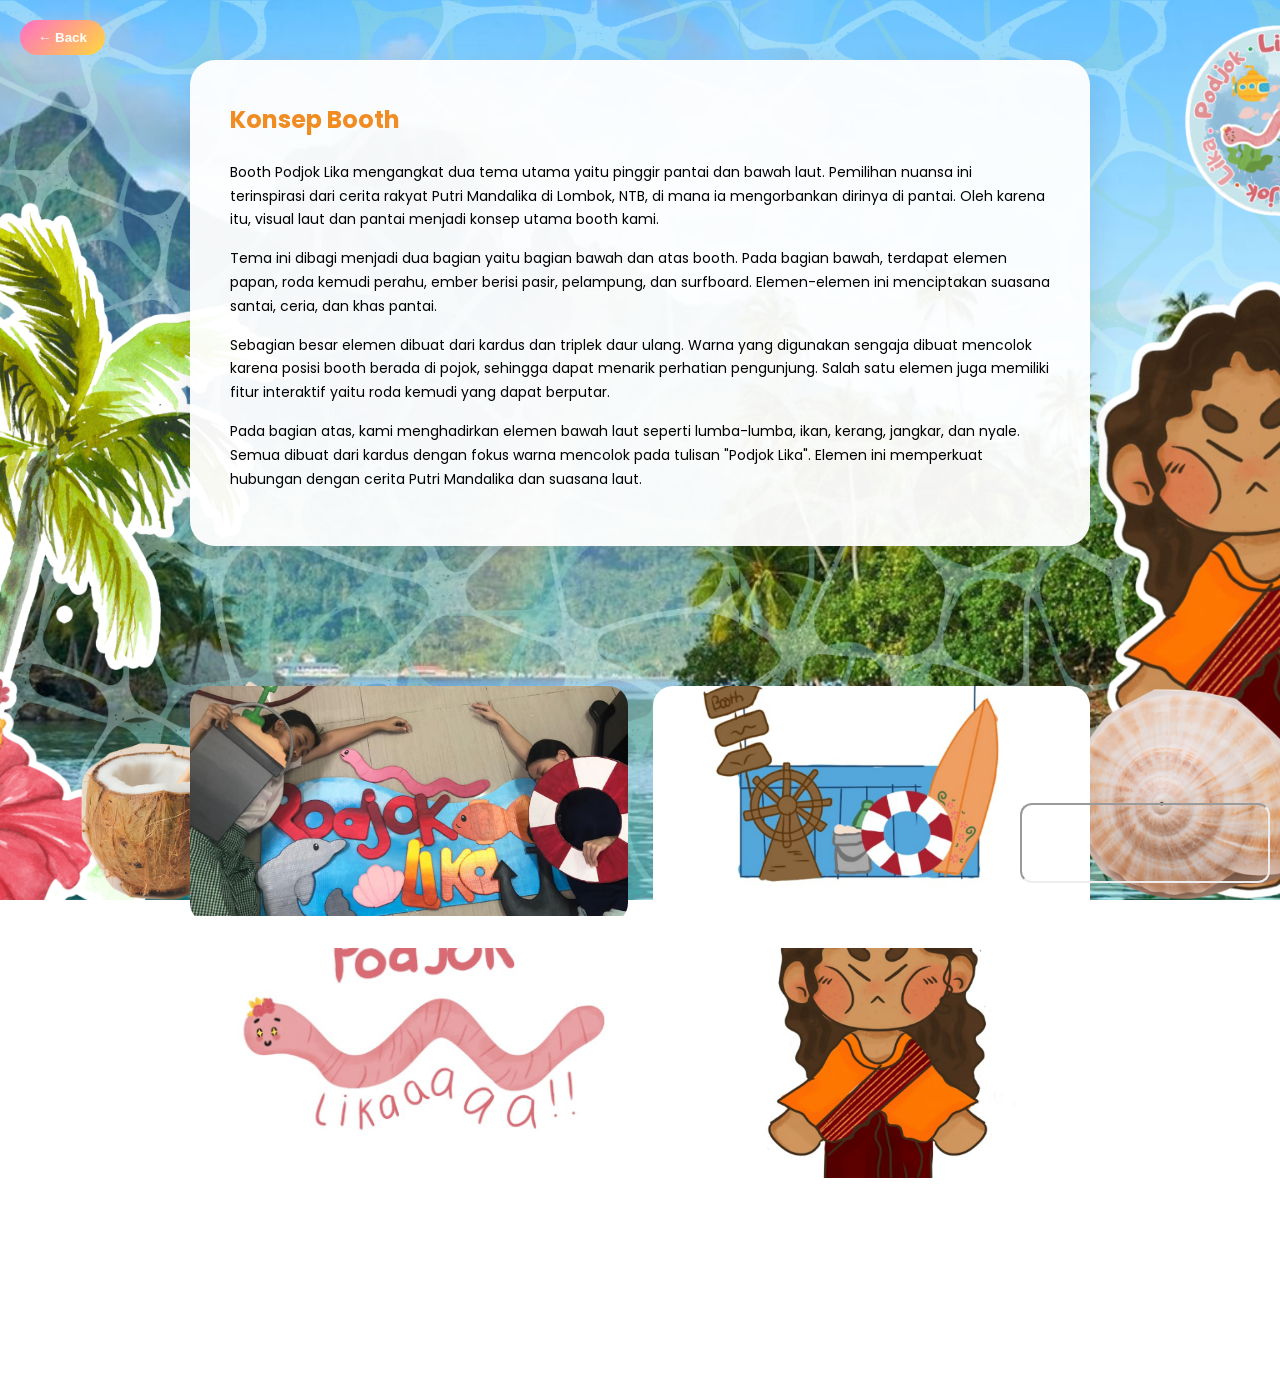
<file: Booth.html>
<!DOCTYPE html>
<html lang="id">
<head>
<meta charset="UTF-8">
<title>Podjok Lika</title>

<link rel="stylesheet" href="booth.css">

<link href="https://fonts.googleapis.com/css2?family=Montserrat:wght@700;800&family=Poppins:wght@300;400&display=swap" rel="stylesheet">
</head>

<body>
<button onclick="goBackHome()" class="back-btn">← Back</button>
<section class="hero">

  <!-- JUDUL LANGSUNG GAMBAR -->


</section>
  </div>

<!-- DESKRIPSI UTAMA -->
<section class="deskripsi">

  <div class="box-text">

    <h2>Konsep Booth</h2>

    <p>
      Booth Podjok Lika mengangkat dua tema utama yaitu pinggir pantai dan bawah laut.
      Pemilihan nuansa ini terinspirasi dari cerita rakyat Putri Mandalika di Lombok, NTB,
      di mana ia mengorbankan dirinya di pantai. Oleh karena itu, visual laut dan pantai
      menjadi konsep utama booth kami.
    </p>

    <p>
      Tema ini dibagi menjadi dua bagian yaitu bagian bawah dan atas booth. Pada bagian bawah,
      terdapat elemen papan, roda kemudi perahu, ember berisi pasir, pelampung, dan surfboard.
      Elemen-elemen ini menciptakan suasana santai, ceria, dan khas pantai.
    </p>

    <p>
      Sebagian besar elemen dibuat dari kardus dan triplek daur ulang. Warna yang digunakan
      sengaja dibuat mencolok karena posisi booth berada di pojok, sehingga dapat menarik
      perhatian pengunjung. Salah satu elemen juga memiliki fitur interaktif yaitu roda kemudi
      yang dapat berputar.
    </p>

    <p>
      Pada bagian atas, kami menghadirkan elemen bawah laut seperti lumba-lumba, ikan, kerang,
      jangkar, dan nyale. Semua dibuat dari kardus dengan fokus warna mencolok pada tulisan
      "Podjok Lika". Elemen ini memperkuat hubungan dengan cerita Putri Mandalika dan suasana laut.
    </p>

  </div>
</section>

<!-- UNSUR BOOTH -->
<section class="produk">


  <div class="grid">

    <div class="card">
      <img src="atas.png">
      <div class="card-text">
        <h3>Spanduk Atas</h3>
        <p>Bagian atas kami lebih memfokuskan pada hewan hewan dan rasa laut. Bagian ini sangat selaras dengan moto kami yang ingin membawa para penggunjung ke Mandalika dan merasakan rasa tenang.</p>
      </div>
    </div>

    <div class="card">
      <img src="Bawah booth.png">
      <div class="card-text">
        <h3>Bagian Bawah</h3>
        <p>Bagian bawah booth kami terinspirasi dari pantai Mandalika dengan menggunakan banyak aksen aksen pantai, seperti warna biru dan stir kapal.</p>
      </div>
    </div>

    <div class="card">
      <img src="nyale.png">
      <div class="card-text">
        <h3>Nyale</h3>
        <p>Nyale merupakan tokoh lain yang berperan penting dalam cerita Putri Mandalika, disini kami menganggap bahwa nyale merupakan teman-teman Lika(mascot). Nyale sendiri merupakan cacing laut, pada nyale kami ia memakai bunga cabai di atas yang merepresentasikan masyarakat Lombok</p>
      </div>
    </div>

    <div class="card">
      <img src="mascot.png">
      <div class="card-text">
        <h3>Maskot</h3>
        <p>Maskot kami sendiri menggamarkan masyarakat Lombok, khususnya suku Sasak. Maka karena kareakteristik masyarakat berkulit sawo matang dan memiliki rambut bergelombang kami membuat sang maskot begitu, dan menggunakan baju tradisional Lombok yaitu baju Lambung dengan aksen modern.</p>
      </div>
    </div>

  </div>
</section>

<!-- ABOUT -->
<section class="about">
</section>

<!-- MUSIC -->
<div class="music">
  <iframe style="border-radius:12px"
    src="https://open.spotify.com/embed/playlist/6k2MwPJHyYVjnDl7J6UUN1"
    width="100%" height="80">
  </iframe>
</div>

<!-- BUTTON -->
<button id="topBtn">↑</button>

<script>
const topBtn = document.getElementById("topBtn");

window.onscroll = function() {
  if (document.documentElement.scrollTop > 200) {
    topBtn.style.display = "block";
  } else {
    topBtn.style.display = "none";
  }
};

topBtn.onclick = function() {
  window.scrollTo({ top: 0, behavior: "smooth" });
};

function goBackHome(){
  window.location.href = "index.html"; 
}

</script>

</body>
</html>
</file>
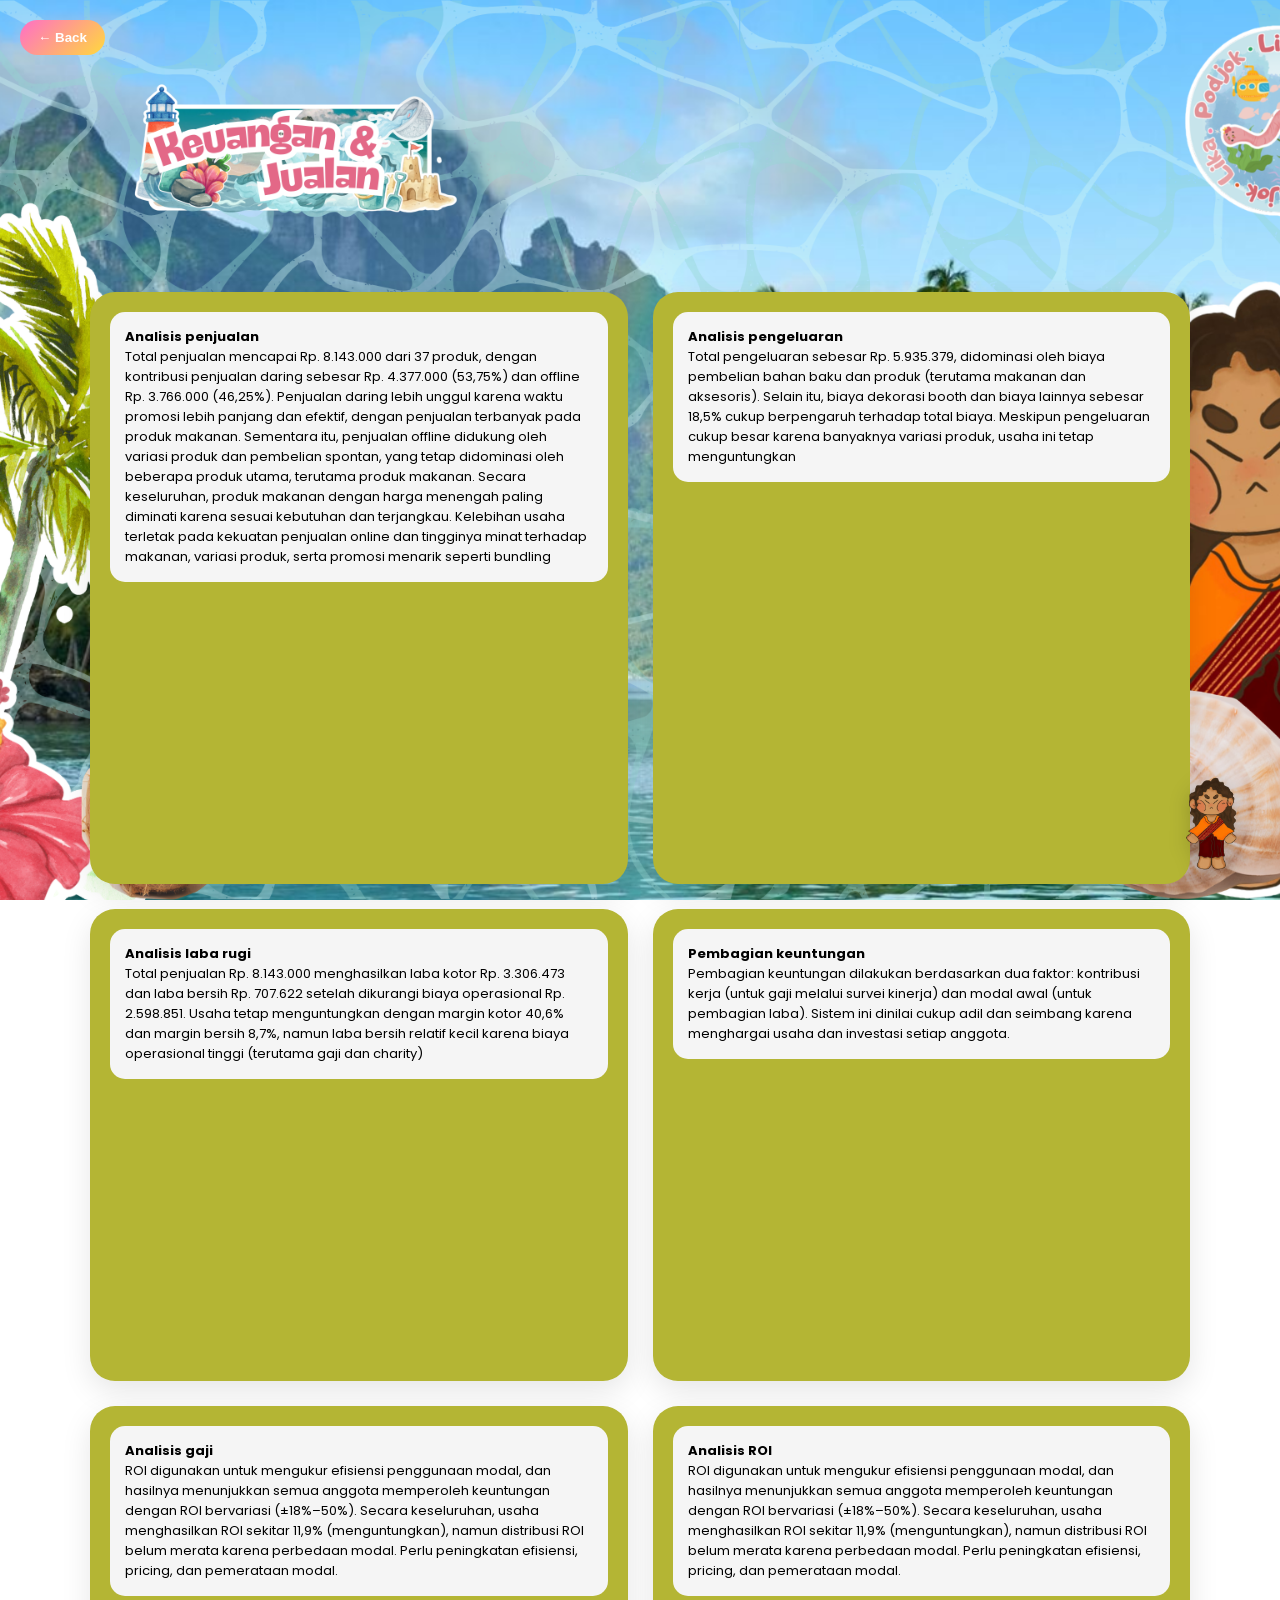
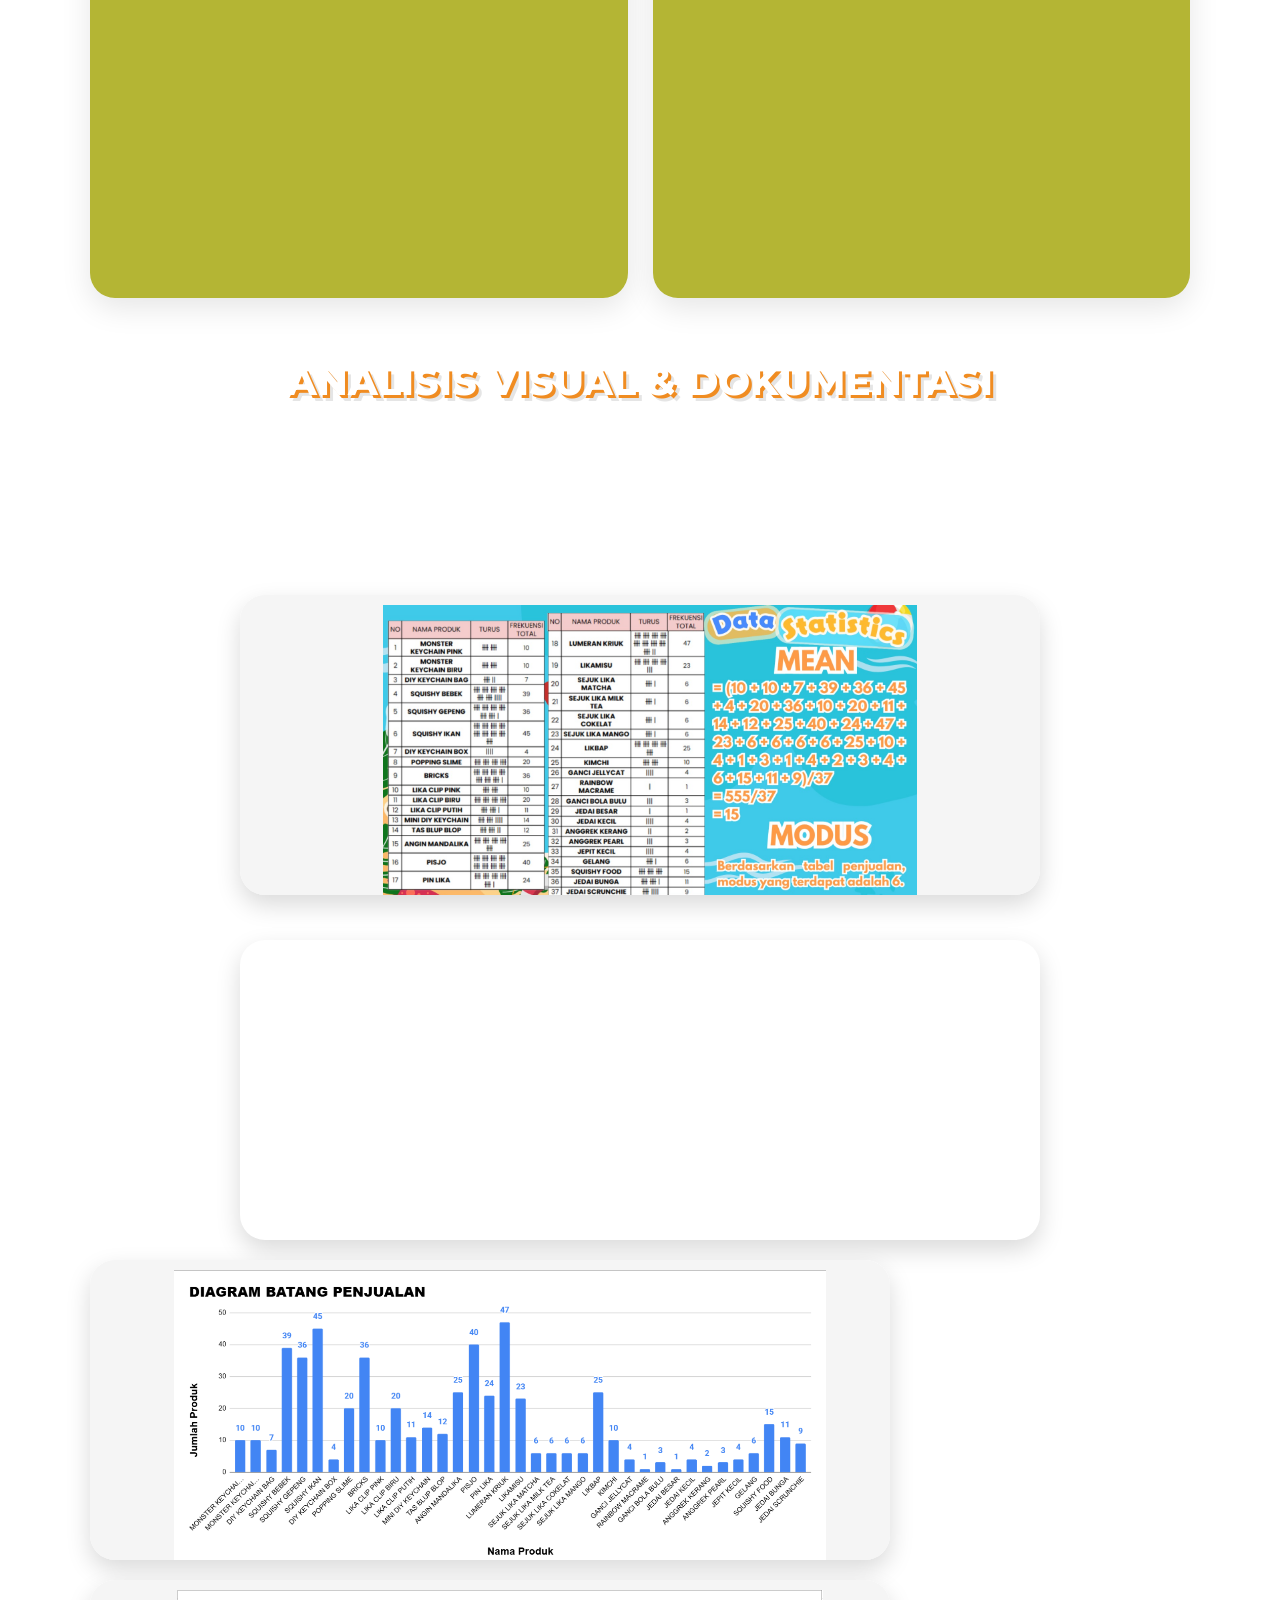
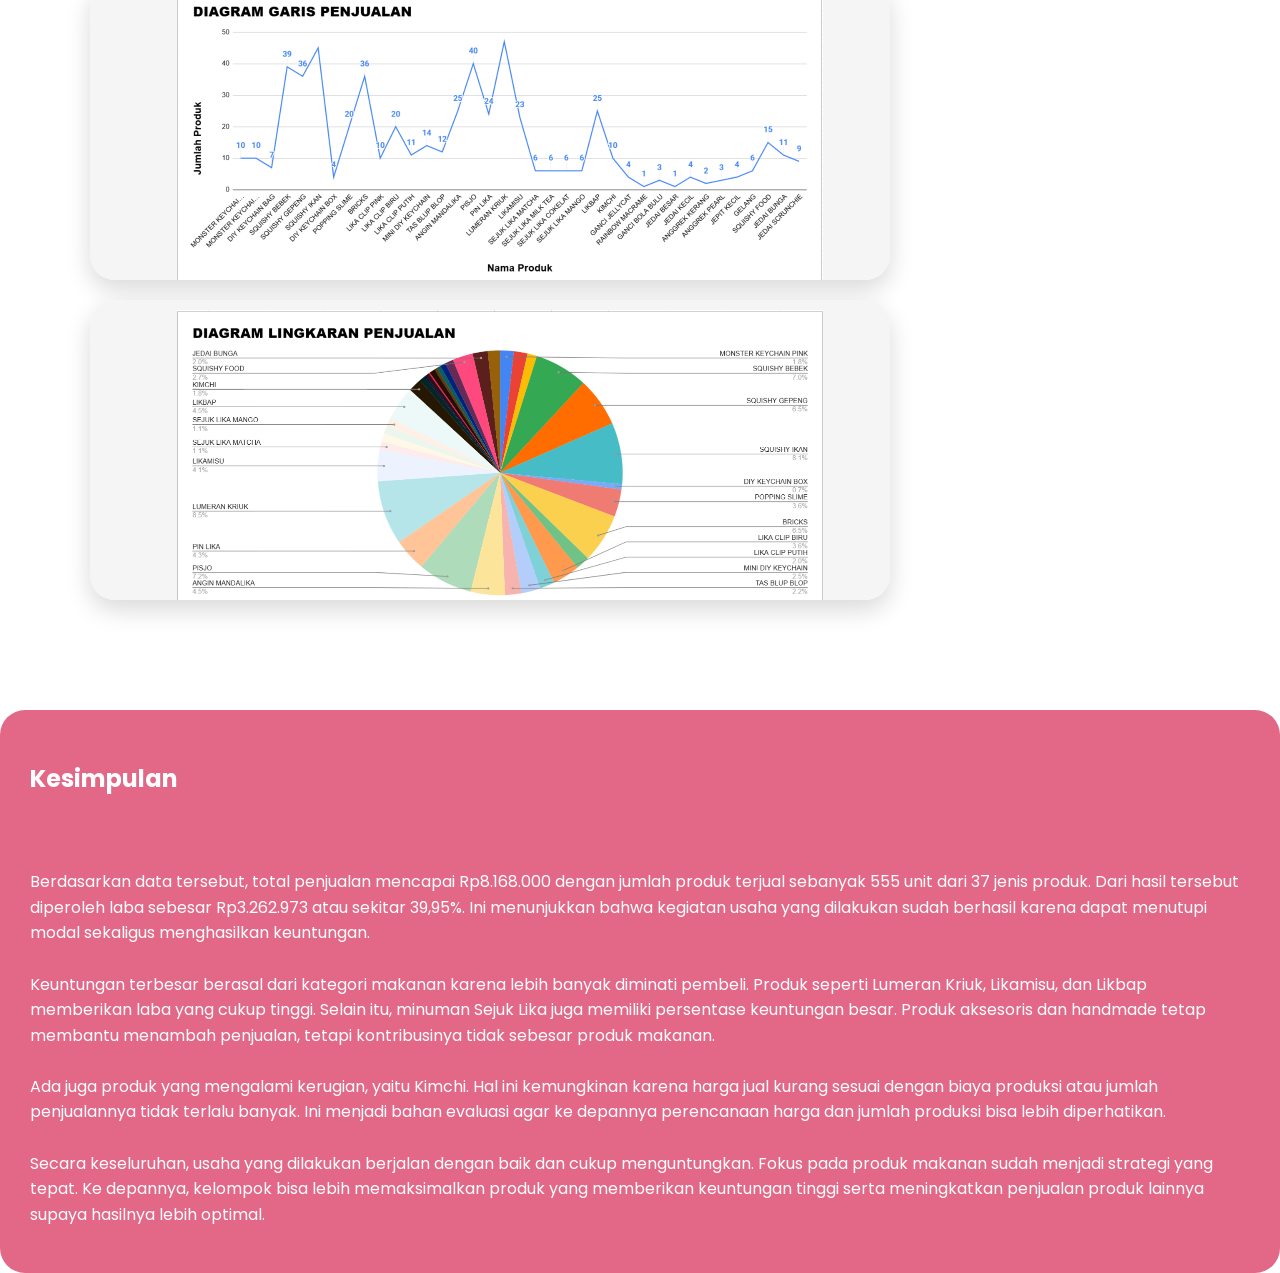
<file: Matdanpemasukan.html>
<!DOCTYPE html>
<html lang="id">
<head>
<meta charset="UTF-8">
<title>Laporan Keuangan Lika</title>
<link rel="stylesheet" href="matdanpemasukan.css">
<link href="https://fonts.googleapis.com/css2?family=Montserrat:wght@700;800&family=Poppins:wght@300;400&display=swap" rel="stylesheet">
</head>

<body>
<button onclick="goBackHome()" class="back-btn">← Back</button>
<div class="container">
    <img src="Lika! (6)-Photoroom.png" class="hero-title">

<div class="grid">
    <div class="card">
        <div class="desc"><b>Analisis penjualan</b><br>Total penjualan mencapai Rp. 8.143.000 dari 37 produk, dengan kontribusi penjualan daring sebesar Rp. 4.377.000 (53,75%) dan offline Rp. 3.766.000 (46,25%). Penjualan daring lebih unggul karena waktu promosi lebih panjang dan efektif, dengan penjualan terbanyak pada produk makanan. Sementara itu, penjualan offline didukung oleh variasi produk dan pembelian spontan, yang tetap didominasi oleh beberapa produk utama, terutama produk makanan. Secara keseluruhan, produk makanan dengan harga menengah paling diminati karena sesuai kebutuhan dan terjangkau. Kelebihan usaha terletak pada kekuatan penjualan online dan tingginya minat terhadap makanan, variasi produk, serta promosi menarik seperti bundling</div>
        <iframe src="https://docs.google.com/spreadsheets/d/e/2PACX-1vTSFiN2jfwYSTj6rwiRQCDlKx4xj9HH07xPD_In3pBDLuORQPoXny1Q7Oe-H6IoOYsTCL1TXPU6B4T7/pubhtml?gid=1626687821&single=true&widget=true&headers=false"></iframe>
    </div>

    <div class="card">
        <div class="desc"><b>Analisis pengeluaran</b> <br> Total pengeluaran sebesar Rp. 5.935.379, didominasi oleh biaya pembelian bahan baku dan produk (terutama makanan dan aksesoris). Selain itu, biaya dekorasi booth dan biaya lainnya sebesar 18,5% cukup berpengaruh terhadap total biaya. Meskipun pengeluaran cukup besar karena banyaknya variasi produk, usaha ini tetap menguntungkan</div>
        <iframe src="https://docs.google.com/spreadsheets/d/e/2PACX-1vTSFiN2jfwYSTj6rwiRQCDlKx4xj9HH07xPD_In3pBDLuORQPoXny1Q7Oe-H6IoOYsTCL1TXPU6B4T7/pubhtml?gid=2079847918&single=true&widget=true&headers=false"></iframe>
    </div>

    <div class="card">
        <div class="desc"><b>Analisis laba rugi</b><br> Total penjualan Rp. 8.143.000 menghasilkan laba kotor Rp. 3.306.473 dan laba bersih Rp. 707.622 setelah dikurangi biaya operasional Rp. 2.598.851. Usaha tetap menguntungkan dengan margin kotor 40,6% dan margin bersih 8,7%, namun laba bersih relatif kecil karena biaya operasional tinggi (terutama gaji dan charity)</div>
        <iframe src="https://docs.google.com/spreadsheets/d/e/2PACX-1vTSFiN2jfwYSTj6rwiRQCDlKx4xj9HH07xPD_In3pBDLuORQPoXny1Q7Oe-H6IoOYsTCL1TXPU6B4T7/pubhtml?gid=1990853425&single=true&widget=true&headers=false"></iframe>
    </div>

    <div class="card">
        <div class="desc"><b>Pembagian keuntungan</b><br>Pembagian keuntungan dilakukan berdasarkan dua faktor: kontribusi kerja (untuk gaji melalui survei kinerja) dan modal awal (untuk pembagian laba). Sistem ini dinilai cukup adil dan seimbang karena menghargai usaha dan investasi setiap anggota.</div>
        <iframe src="https://docs.google.com/spreadsheets/d/e/2PACX-1vTSFiN2jfwYSTj6rwiRQCDlKx4xj9HH07xPD_In3pBDLuORQPoXny1Q7Oe-H6IoOYsTCL1TXPU6B4T7/pubhtml?gid=547648121&single=true"></iframe>
    </div>

    <div class="card">
        <div class="desc"><b>Analisis gaji</b><br>ROI digunakan untuk mengukur efisiensi penggunaan modal, dan hasilnya menunjukkan semua anggota memperoleh keuntungan dengan ROI bervariasi (±18%–50%). Secara keseluruhan, usaha menghasilkan ROI sekitar 11,9% (menguntungkan), namun distribusi ROI belum merata karena perbedaan modal. Perlu peningkatan efisiensi, pricing, dan pemerataan modal.</div>
        <iframe src="https://docs.google.com/spreadsheets/d/e/2PACX-1vTSFiN2jfwYSTj6rwiRQCDlKx4xj9HH07xPD_In3pBDLuORQPoXny1Q7Oe-H6IoOYsTCL1TXPU6B4T7/pubhtml?gid=926685755&single=true&widget=true&headers=false"></iframe>
    </div>

    <div class="card">
        <div class="desc"><b>Analisis ROI</b><br>ROI digunakan untuk mengukur efisiensi penggunaan modal, dan hasilnya menunjukkan semua anggota memperoleh keuntungan dengan ROI bervariasi (±18%–50%). Secara keseluruhan, usaha menghasilkan ROI sekitar 11,9% (menguntungkan), namun distribusi ROI belum merata karena perbedaan modal. Perlu peningkatan efisiensi, pricing, dan pemerataan modal.</div>
        <iframe src="https://docs.google.com/spreadsheets/d/e/2PACX-1vTSFiN2jfwYSTj6rwiRQCDlKx4xj9HH07xPD_In3pBDLuORQPoXny1Q7Oe-H6IoOYsTCL1TXPU6B4T7/pubhtml?gid=547648121&single=true&widget=true&headers=false"></iframe>
    </div>
</div>

<div class="diagram-section">
    <h2 class="title">Analisis Visual & Dokumentasi</h2>
    <h3 style="color: white; font-family: 'Poppins'; font-weight: 300; text-align: center; margin-bottom: 40px; line-height: 1.6;">Statistika adalah cabang ilmu yang mempelajari cara mengumpulkan, mengolah, menganalisis, menafsirkan, dan menyajikan data sehingga menjadi informasi yang berguna untuk pengambilan keputusan. Manfaat Statistika dalam kegiatan bazar ini adalah untuk menghitung rata-rata penjualan, mengetahui tren (naik/turun), mempermudah memahami data, menemukan pola atau tren dan menarik kesimpulan.</h3>

    <div class="diagram-wrap">
        <div class="diagram-card">
            <img src="mean.jpeg">
            <div class="overlay"><b>Analisis Tulus:</b> Tabel turus adalah cara mencatat data dengan garis turus (||||) untuk memudahkan perhitungan. Cirinya adalah setiap data = 1 garis dan dikelompokkan per 5 garis ditulis: 卌. Fungsi dari tabel turus adalah mempermudah perhitungan dan pengelompokan data dengan cepat.</div>
        </div>

        <div class="diagram-card">
<iframe src="
https://docs.google.com/spreadsheets/d/e/2PACX-1vTSFiN2jfwYSTj6rwiRQCDlKx4xj9HH07xPD_In3pBDLuORQPoXny1Q7Oe-H6IoOYsTCL1TXPU6B4T7/pubhtml?gid=1195079252&single=true"></iframe>
    </div>
        </div>

        <div class="diagram-card">
            <img src="batang.png">
            <div class="overlay">Diagram batang adalah grafik berbentuk batang untuk membandingkan data antar kategori.</div>
        </div>

        <div class="diagram-card">
            <img src="garis.png">
            <div class="overlay">Diagram garis menggunakan garis untuk menunjukkan perubahan data dari waktu ke waktu.</div>
        </div>

        <div class="diagram-card">
            <img src="lingkaran.png">
            <div class="overlay">Grafik berbentuk lingkaran untuk melihat proporsi data secara keseluruhan.</div>
        </div>
    </div>
</div>

<div class="kesimpulan">
    <h2>Kesimpulan</h2>
    <p><br><br>Berdasarkan data tersebut, total penjualan mencapai Rp8.168.000 dengan jumlah produk terjual sebanyak 555 unit dari 37 jenis produk. Dari hasil tersebut diperoleh laba sebesar Rp3.262.973 atau sekitar 39,95%. Ini menunjukkan bahwa kegiatan usaha yang dilakukan sudah berhasil karena dapat menutupi modal sekaligus menghasilkan keuntungan.
    <br><br>Keuntungan terbesar berasal dari kategori makanan karena lebih banyak diminati pembeli. Produk seperti Lumeran Kriuk, Likamisu, dan Likbap memberikan laba yang cukup tinggi. Selain itu, minuman Sejuk Lika juga memiliki persentase keuntungan besar. Produk aksesoris dan handmade tetap membantu menambah penjualan, tetapi kontribusinya tidak sebesar produk makanan.
    <br><br>Ada juga produk yang mengalami kerugian, yaitu Kimchi. Hal ini kemungkinan karena harga jual kurang sesuai dengan biaya produksi atau jumlah penjualannya tidak terlalu banyak. Ini menjadi bahan evaluasi agar ke depannya perencanaan harga dan jumlah produksi bisa lebih diperhatikan.
    <br><br>Secara keseluruhan, usaha yang dilakukan berjalan dengan baik dan cukup menguntungkan. Fokus pada produk makanan sudah menjadi strategi yang tepat. Ke depannya, kelompok bisa lebih memaksimalkan produk yang memberikan keuntungan tinggi serta meningkatkan penjualan produk lainnya supaya hasilnya lebih optimal.</p>
</div>

</div>

<div class="mascot-box" onclick="toggleMascot()">
    <div id="mascot-chat">Klik aku untuk semangat! ✨</div>
    <img src="mascot-Photoroom.png" class="mascot-img">
</div>

<button id="topBtn">↑</button>

<script>
const topBtn = document.getElementById("topBtn");
const chat = document.getElementById("mascot-chat");

window.onscroll = function() {
    topBtn.style.display = (document.documentElement.scrollTop > 200) ? "block" : "none";
};
topBtn.onclick = () => window.scrollTo({ top: 0, behavior: "smooth" });

function toggleMascot() {
    chat.style.display = (chat.style.display === "block") ? "none" : "block";
    const messages = ["You got this!", "Semangat belajarnya!", "Nilai 100 menantimu!", "Keren banget laporannya!"];
    chat.innerText = messages[Math.floor(Math.random() * messages.length)];
}
function goBackHome(){
  window.location.href = "index.html"; 
}
</script>

</body>
</html>
</file>
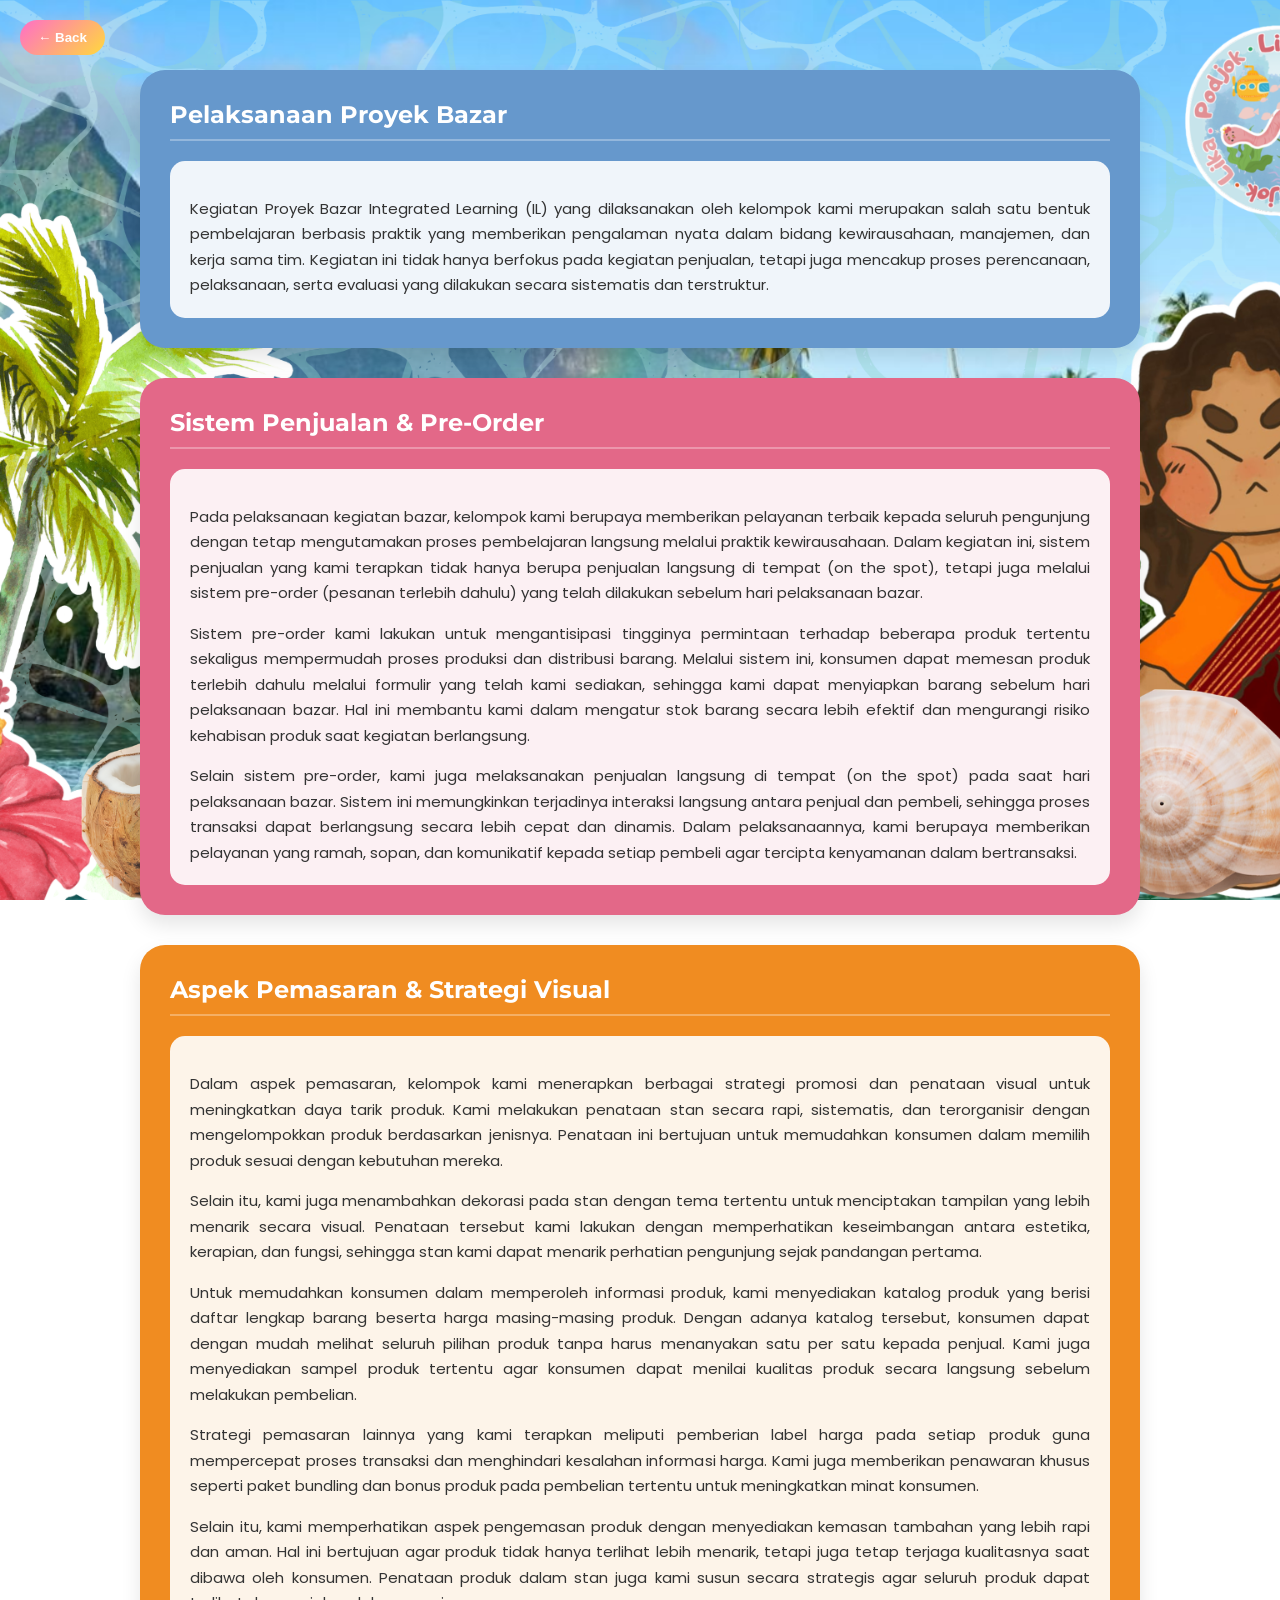
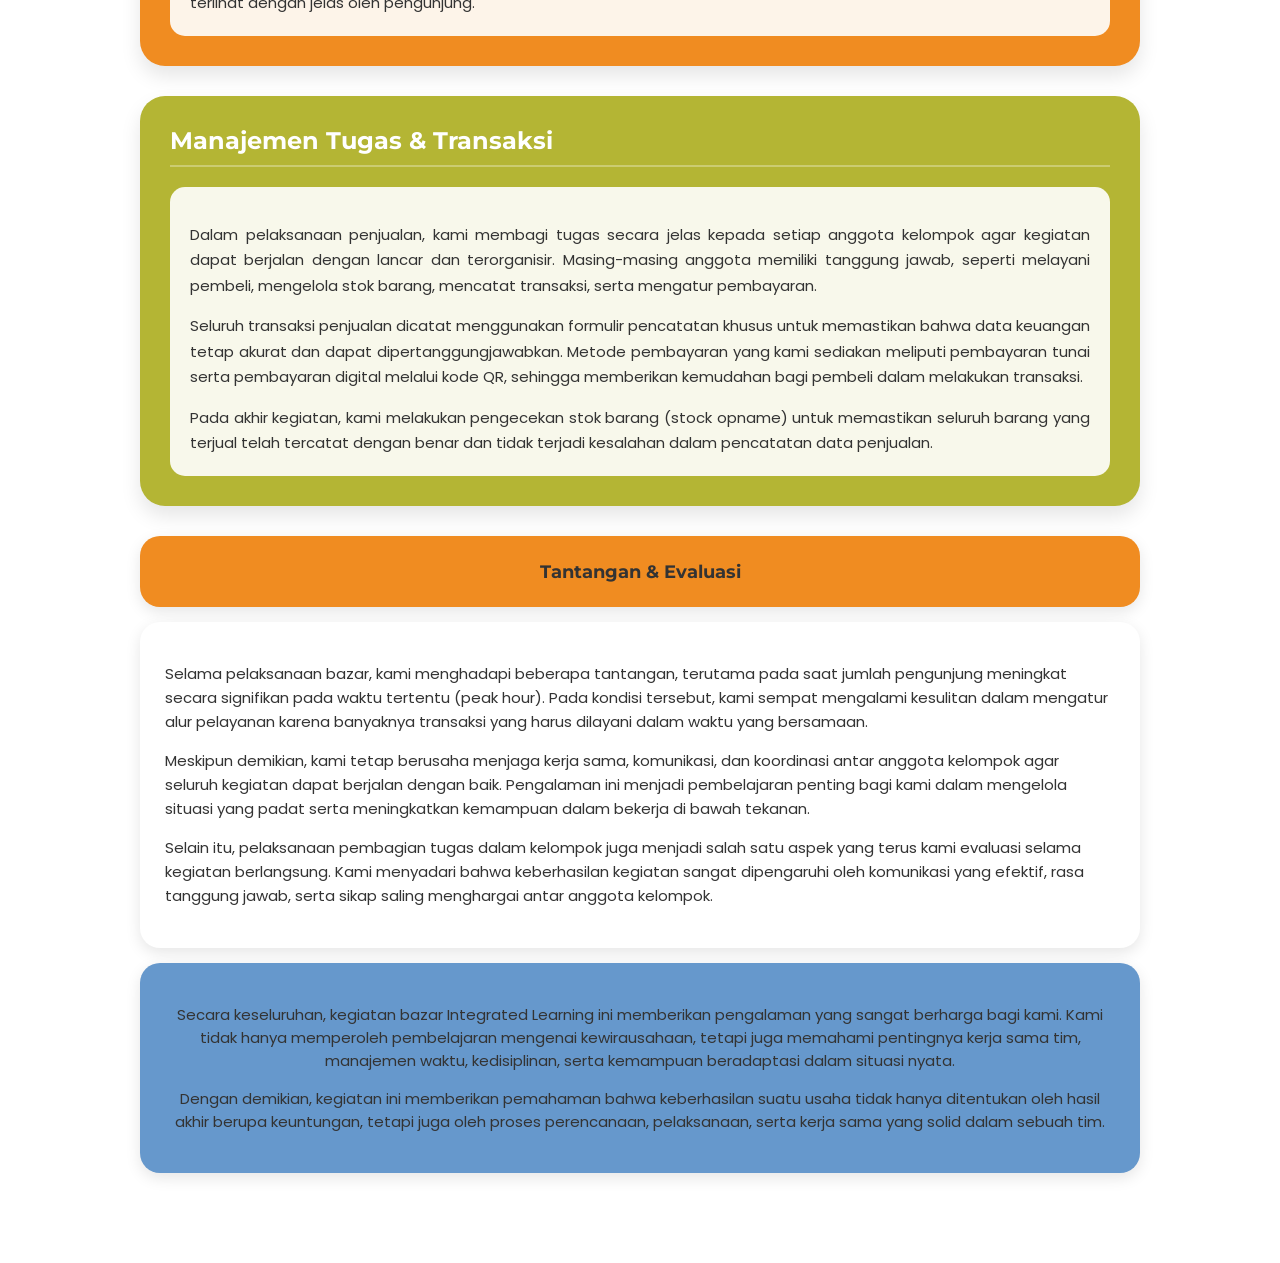
<file: Pelaksanaan.html>
<!DOCTYPE html>
<html lang="id">
<head>
  <meta charset="UTF-8">
  <title>Pelaksanaan Bazar - Lika</title>
  <link rel="stylesheet" href="pelaksanaan.css">
  <link href="https://fonts.googleapis.com/css2?family=Montserrat:wght@700;800&family=Poppins:wght@300;400&display=swap" rel="stylesheet">
</head>

<body>
<button onclick="goBackHome()" class="back-btn">← Back</button>
<section class="container">

<div class="card-box video-box">
  <h2>Pelaksanaan Proyek Bazar</h2>
  <div class="text-content">
    <p>Kegiatan Proyek Bazar Integrated Learning (IL) yang dilaksanakan oleh kelompok kami merupakan salah satu bentuk pembelajaran berbasis praktik yang memberikan pengalaman nyata dalam bidang kewirausahaan, manajemen, dan kerja sama tim. Kegiatan ini tidak hanya berfokus pada kegiatan penjualan, tetapi juga mencakup proses perencanaan, pelaksanaan, serta evaluasi yang dilakukan secara sistematis dan terstruktur.</p>
  </div>
</div>

<div class="card-box produk-box">
  <h2>Sistem Penjualan & Pre-Order</h2>
  <div class="text-content">
    <p>Pada pelaksanaan kegiatan bazar, kelompok kami berupaya memberikan pelayanan terbaik kepada seluruh pengunjung dengan tetap mengutamakan proses pembelajaran langsung melalui praktik kewirausahaan. Dalam kegiatan ini, sistem penjualan yang kami terapkan tidak hanya berupa penjualan langsung di tempat (on the spot), tetapi juga melalui sistem pre-order (pesanan terlebih dahulu) yang telah dilakukan sebelum hari pelaksanaan bazar.</p>
    <p>Sistem pre-order kami lakukan untuk mengantisipasi tingginya permintaan terhadap beberapa produk tertentu sekaligus mempermudah proses produksi dan distribusi barang. Melalui sistem ini, konsumen dapat memesan produk terlebih dahulu melalui formulir yang telah kami sediakan, sehingga kami dapat menyiapkan barang sebelum hari pelaksanaan bazar. Hal ini membantu kami dalam mengatur stok barang secara lebih efektif dan mengurangi risiko kehabisan produk saat kegiatan berlangsung.</p>
    <p>Selain sistem pre-order, kami juga melaksanakan penjualan langsung di tempat (on the spot) pada saat hari pelaksanaan bazar. Sistem ini memungkinkan terjadinya interaksi langsung antara penjual dan pembeli, sehingga proses transaksi dapat berlangsung secara lebih cepat dan dinamis. Dalam pelaksanaannya, kami berupaya memberikan pelayanan yang ramah, sopan, dan komunikatif kepada setiap pembeli agar tercipta kenyamanan dalam bertransaksi.</p>
  </div>
</div>

<div class="card-box poster-box">
  <h2>Aspek Pemasaran & Strategi Visual</h2>
  <div class="text-content">
    <p>Dalam aspek pemasaran, kelompok kami menerapkan berbagai strategi promosi dan penataan visual untuk meningkatkan daya tarik produk. Kami melakukan penataan stan secara rapi, sistematis, dan terorganisir dengan mengelompokkan produk berdasarkan jenisnya. Penataan ini bertujuan untuk memudahkan konsumen dalam memilih produk sesuai dengan kebutuhan mereka.</p>
    <p>Selain itu, kami juga menambahkan dekorasi pada stan dengan tema tertentu untuk menciptakan tampilan yang lebih menarik secara visual. Penataan tersebut kami lakukan dengan memperhatikan keseimbangan antara estetika, kerapian, dan fungsi, sehingga stan kami dapat menarik perhatian pengunjung sejak pandangan pertama.</p>
    <p>Untuk memudahkan konsumen dalam memperoleh informasi produk, kami menyediakan katalog produk yang berisi daftar lengkap barang beserta harga masing-masing produk. Dengan adanya katalog tersebut, konsumen dapat dengan mudah melihat seluruh pilihan produk tanpa harus menanyakan satu per satu kepada penjual. Kami juga menyediakan sampel produk tertentu agar konsumen dapat menilai kualitas produk secara langsung sebelum melakukan pembelian.</p>
    <p>Strategi pemasaran lainnya yang kami terapkan meliputi pemberian label harga pada setiap produk guna mempercepat proses transaksi dan menghindari kesalahan informasi harga. Kami juga memberikan penawaran khusus seperti paket bundling dan bonus produk pada pembelian tertentu untuk meningkatkan minat konsumen.</p>
    <p>Selain itu, kami memperhatikan aspek pengemasan produk dengan menyediakan kemasan tambahan yang lebih rapi dan aman. Hal ini bertujuan agar produk tidak hanya terlihat lebih menarik, tetapi juga tetap terjaga kualitasnya saat dibawa oleh konsumen. Penataan produk dalam stan juga kami susun secara strategis agar seluruh produk dapat terlihat dengan jelas oleh pengunjung.</p>
  </div>
</div>

<div class="card-box insta-box">
  <h2>Manajemen Tugas & Transaksi</h2>
  <div class="text-content">
    <p>Dalam pelaksanaan penjualan, kami membagi tugas secara jelas kepada setiap anggota kelompok agar kegiatan dapat berjalan dengan lancar dan terorganisir. Masing-masing anggota memiliki tanggung jawab, seperti melayani pembeli, mengelola stok barang, mencatat transaksi, serta mengatur pembayaran.</p>
    <p>Seluruh transaksi penjualan dicatat menggunakan formulir pencatatan khusus untuk memastikan bahwa data keuangan tetap akurat dan dapat dipertanggungjawabkan. Metode pembayaran yang kami sediakan meliputi pembayaran tunai serta pembayaran digital melalui kode QR, sehingga memberikan kemudahan bagi pembeli dalam melakukan transaksi.</p>
    <p>Pada akhir kegiatan, kami melakukan pengecekan stok barang (stock opname) untuk memastikan seluruh barang yang terjual telah tercatat dengan benar dan tidak terjadi kesalahan dalam pencatatan data penjualan.</p>
  </div>
</div>

<div class="caption" style="background: var(--orange); margin-top: 30px;">
  <h3 style="margin: 0; font-family: 'Montserrat';">Tantangan & Evaluasi</h3>
</div>
<div class="caption" style="text-align: left; line-height: 1.6;">
  <p>Selama pelaksanaan bazar, kami menghadapi beberapa tantangan, terutama pada saat jumlah pengunjung meningkat secara signifikan pada waktu tertentu (peak hour). Pada kondisi tersebut, kami sempat mengalami kesulitan dalam mengatur alur pelayanan karena banyaknya transaksi yang harus dilayani dalam waktu yang bersamaan.</p>
  <p>Meskipun demikian, kami tetap berusaha menjaga kerja sama, komunikasi, dan koordinasi antar anggota kelompok agar seluruh kegiatan dapat berjalan dengan baik. Pengalaman ini menjadi pembelajaran penting bagi kami dalam mengelola situasi yang padat serta meningkatkan kemampuan dalam bekerja di bawah tekanan.</p>
  <p>Selain itu, pelaksanaan pembagian tugas dalam kelompok juga menjadi salah satu aspek yang terus kami evaluasi selama kegiatan berlangsung. Kami menyadari bahwa keberhasilan kegiatan sangat dipengaruhi oleh komunikasi yang efektif, rasa tanggung jawab, serta sikap saling menghargai antar anggota kelompok.</p>
</div>

<div class="caption" style="background: var(--blue); margin-bottom: 50px;">
  <p>Secara keseluruhan, kegiatan bazar Integrated Learning ini memberikan pengalaman yang sangat berharga bagi kami. Kami tidak hanya memperoleh pembelajaran mengenai kewirausahaan, tetapi juga memahami pentingnya kerja sama tim, manajemen waktu, kedisiplinan, serta kemampuan beradaptasi dalam situasi nyata.</p>
  <p>Dengan demikian, kegiatan ini memberikan pemahaman bahwa keberhasilan suatu usaha tidak hanya ditentukan oleh hasil akhir berupa keuntungan, tetapi juga oleh proses perencanaan, pelaksanaan, serta kerja sama yang solid dalam sebuah tim.</p>
</div>

</section>
<script>
  function goBackHome(){
  window.location.href = "index.html"; 
}
</script>
</body>
</html>
</file>
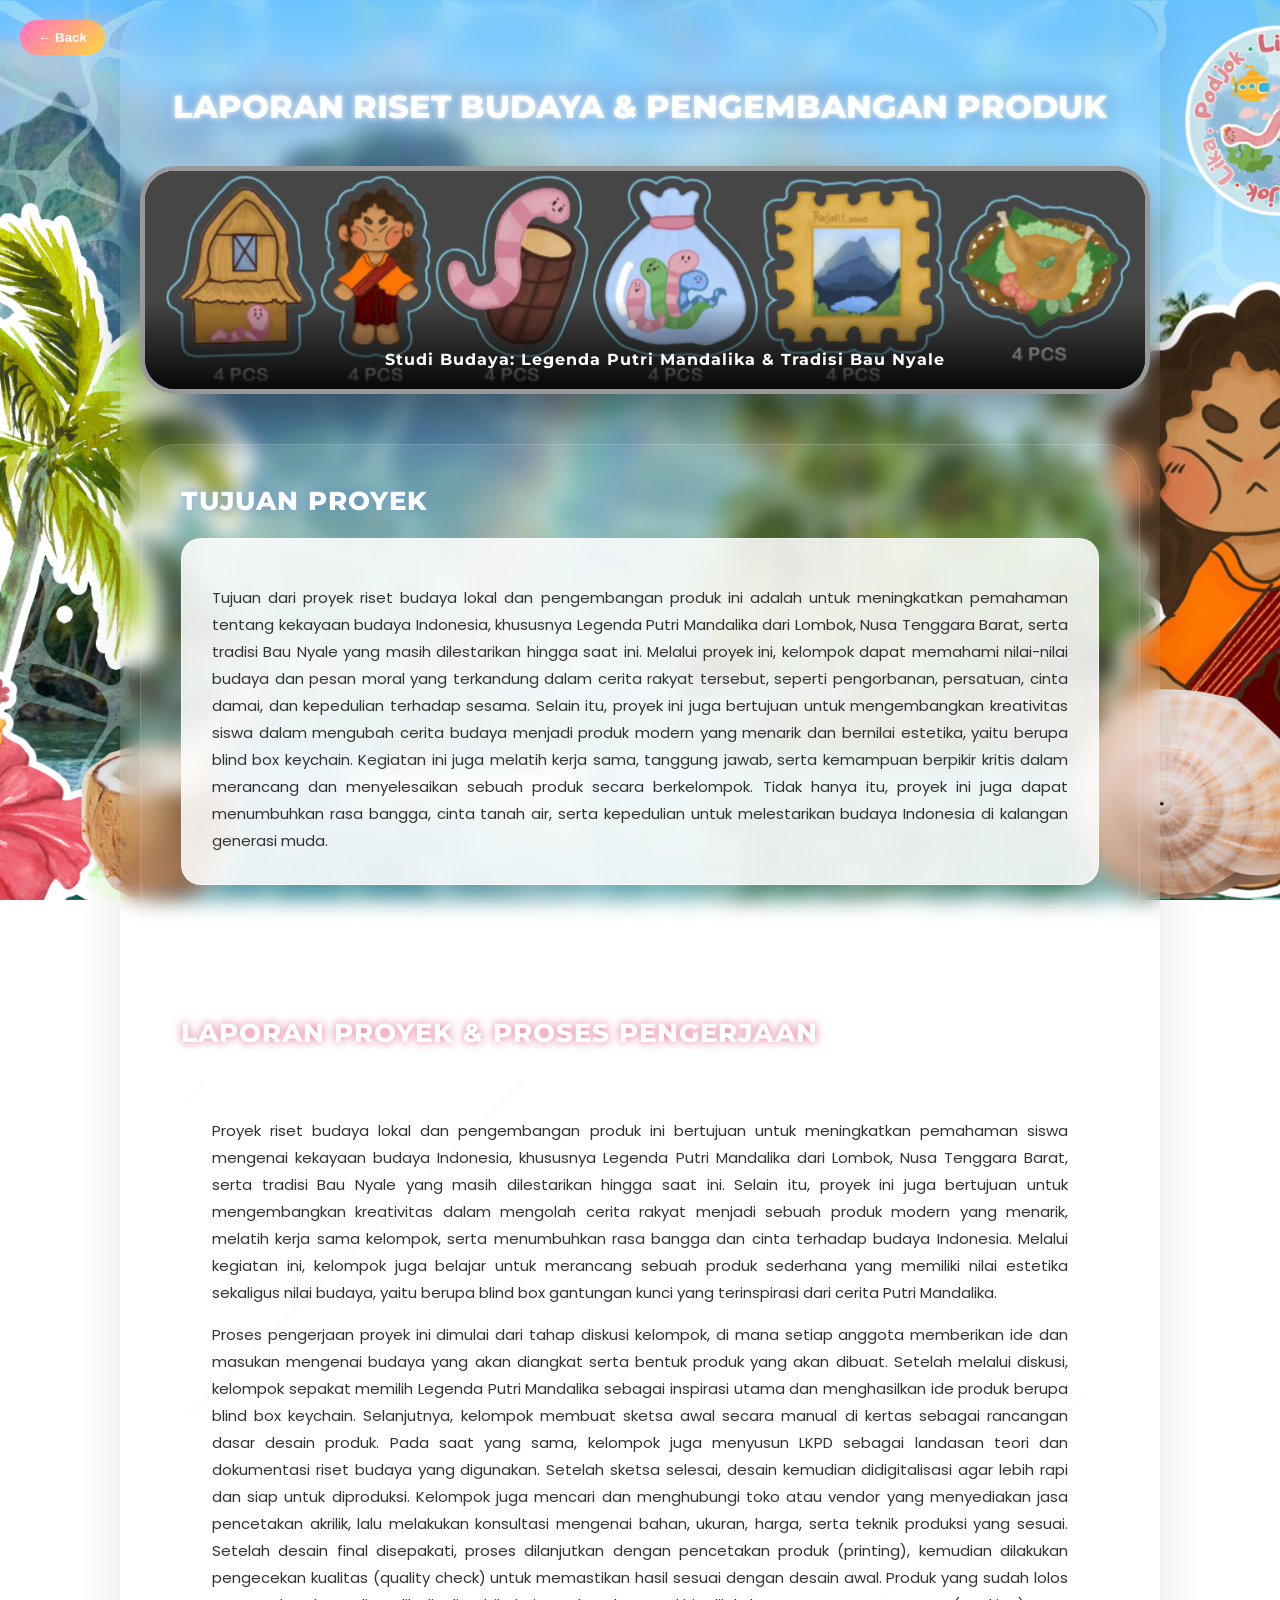
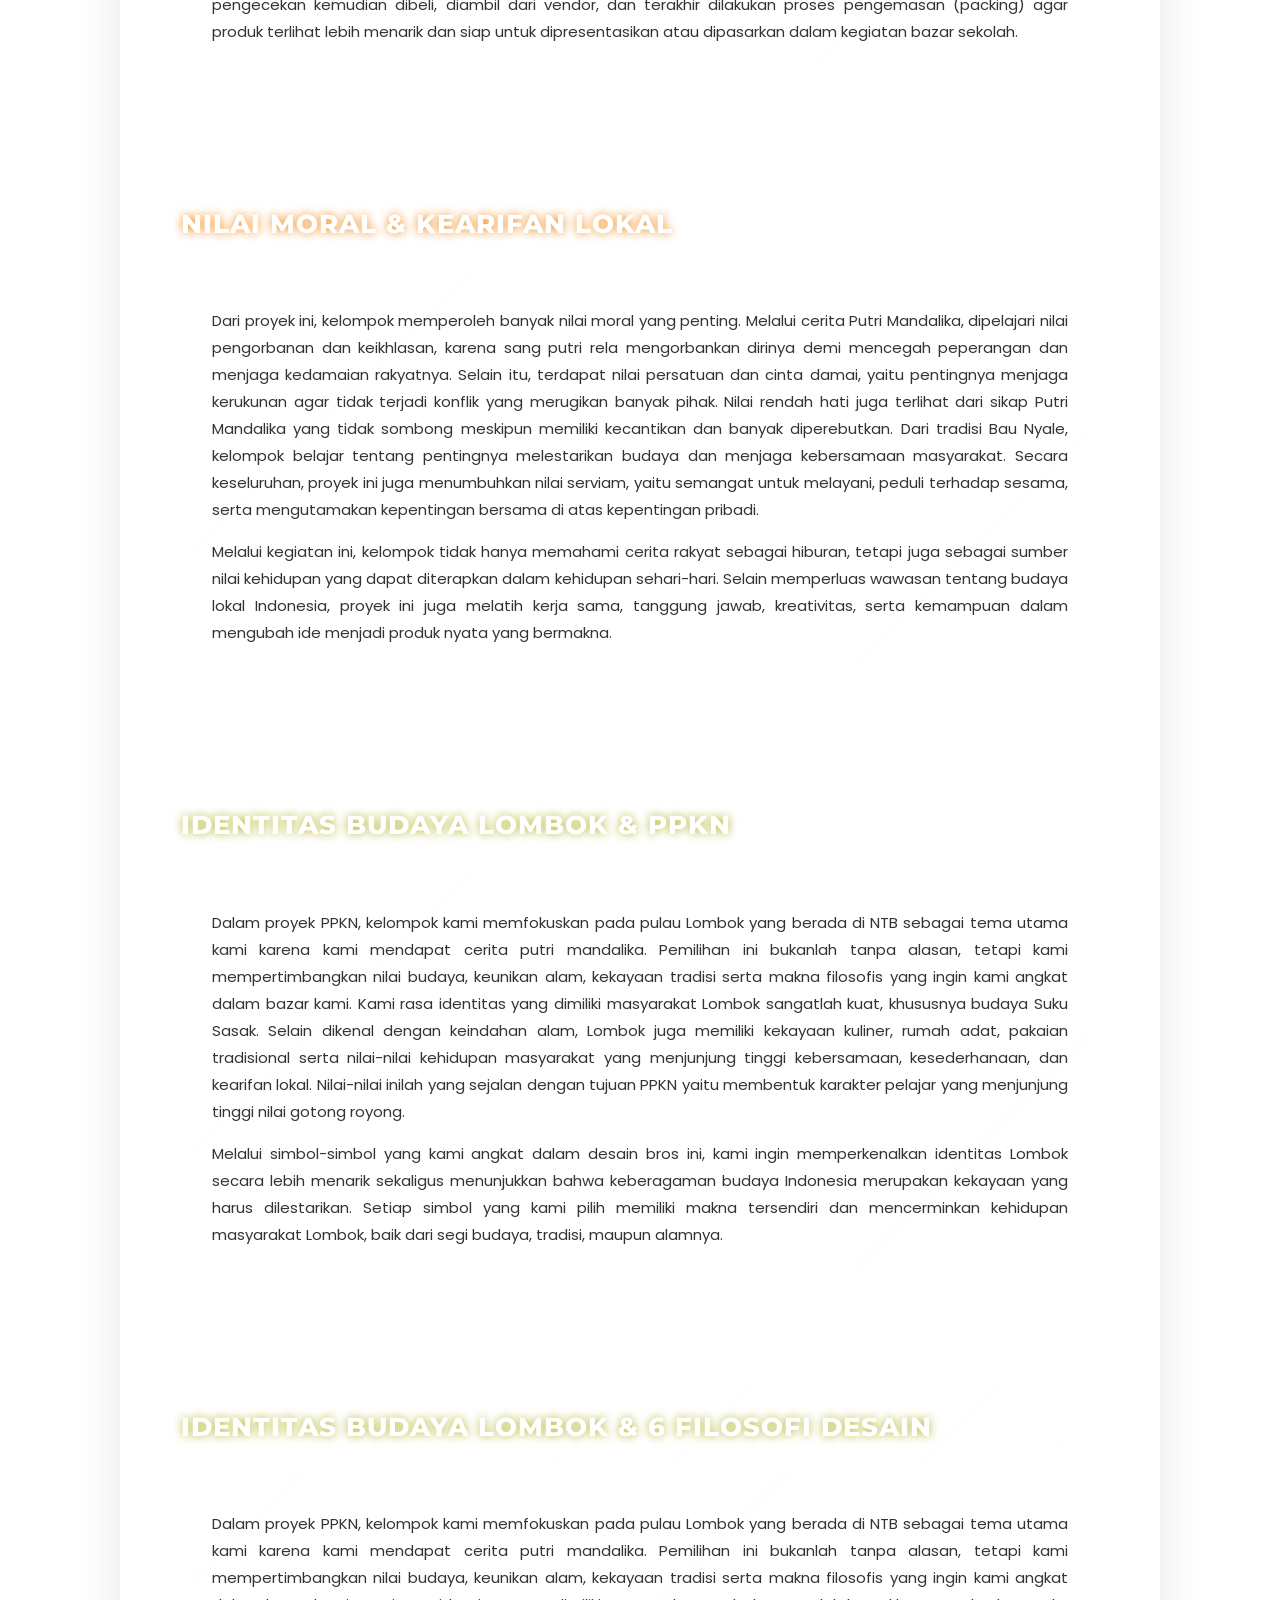
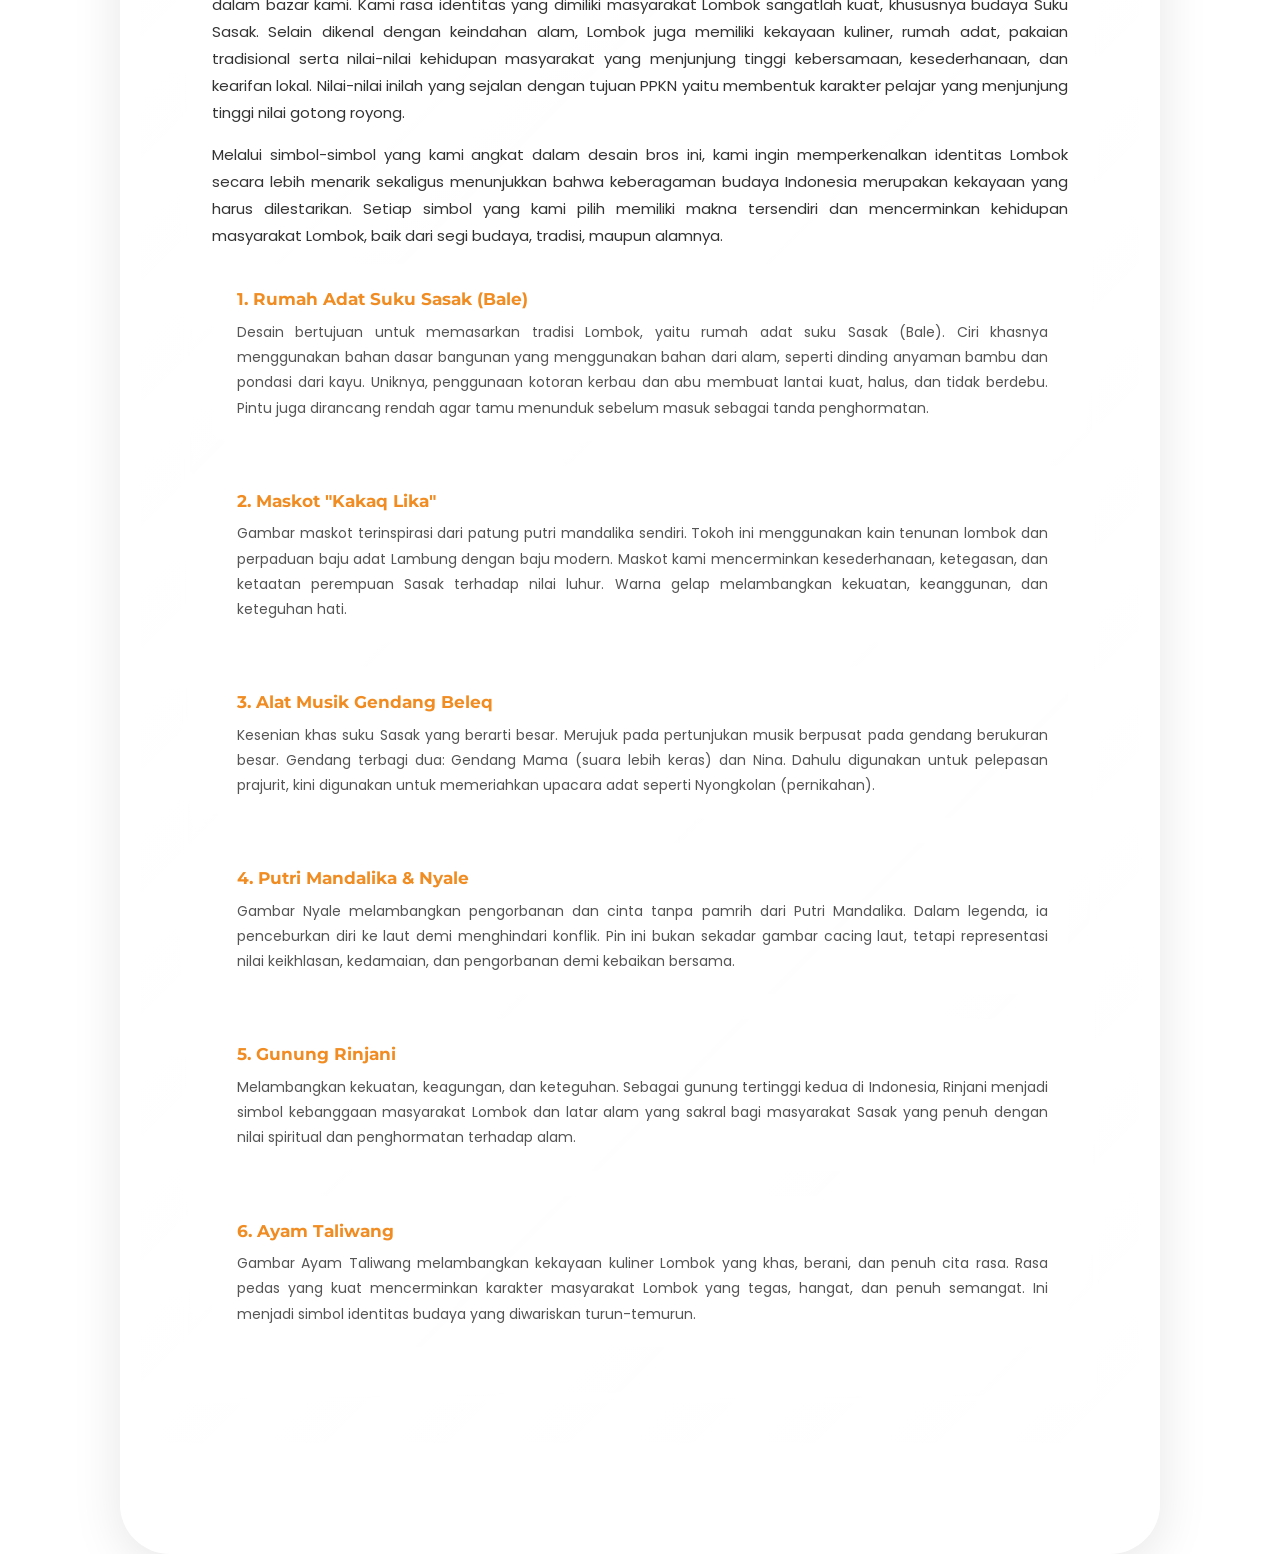
<file: ppkn.html>
<!DOCTYPE html>
<html lang="id">
<head>
  <meta charset="UTF-8">
  <title>Laporan PPKN - Lika</title>
  <link rel="stylesheet" href="ppkn.css">
  <link href="https://fonts.googleapis.com/css2?family=Montserrat:wght@700;800&family=Poppins:wght@300;400&display=swap" rel="stylesheet">
</head>

<body>
<button onclick="goBackHome()" class="back-btn">← Back</button>
<section class="container">



<h2 class="main-title">Laporan Riset Budaya & Pengembangan Produk</h2>

<div class="main-photo-box">
    <img src="Screenshot 2026-04-11 203112.png" alt="Foto Utama Proyek">
    <div class="photo-overlay">Studi Budaya: Legenda Putri Mandalika & Tradisi Bau Nyale</div>
</div>

<div class="card-box video-box">
  <h2>Tujuan Proyek</h2>
  <div class="text-content">
    <p>Tujuan dari proyek riset budaya lokal dan pengembangan produk ini adalah untuk meningkatkan pemahaman tentang kekayaan budaya Indonesia, khususnya Legenda Putri Mandalika dari Lombok, Nusa Tenggara Barat, serta tradisi Bau Nyale yang masih dilestarikan hingga saat ini. Melalui proyek ini, kelompok dapat memahami nilai-nilai budaya dan pesan moral yang terkandung dalam cerita rakyat tersebut, seperti pengorbanan, persatuan, cinta damai, dan kepedulian terhadap sesama. Selain itu, proyek ini juga bertujuan untuk mengembangkan kreativitas siswa dalam mengubah cerita budaya menjadi produk modern yang menarik dan bernilai estetika, yaitu berupa blind box keychain. Kegiatan ini juga melatih kerja sama, tanggung jawab, serta kemampuan berpikir kritis dalam merancang dan menyelesaikan sebuah produk secara berkelompok. Tidak hanya itu, proyek ini juga dapat menumbuhkan rasa bangga, cinta tanah air, serta kepedulian untuk melestarikan budaya Indonesia di kalangan generasi muda.</p>
  </div>
</div>

<div class="card-box produk-box">
  <h2>Laporan Proyek & Proses Pengerjaan</h2>
  <div class="text-content">
    <p>Proyek riset budaya lokal dan pengembangan produk ini bertujuan untuk meningkatkan pemahaman siswa mengenai kekayaan budaya Indonesia, khususnya Legenda Putri Mandalika dari Lombok, Nusa Tenggara Barat, serta tradisi Bau Nyale yang masih dilestarikan hingga saat ini. Selain itu, proyek ini juga bertujuan untuk mengembangkan kreativitas dalam mengolah cerita rakyat menjadi sebuah produk modern yang menarik, melatih kerja sama kelompok, serta menumbuhkan rasa bangga dan cinta terhadap budaya Indonesia. Melalui kegiatan ini, kelompok juga belajar untuk merancang sebuah produk sederhana yang memiliki nilai estetika sekaligus nilai budaya, yaitu berupa blind box gantungan kunci yang terinspirasi dari cerita Putri Mandalika.</p>
    <p>Proses pengerjaan proyek ini dimulai dari tahap diskusi kelompok, di mana setiap anggota memberikan ide dan masukan mengenai budaya yang akan diangkat serta bentuk produk yang akan dibuat. Setelah melalui diskusi, kelompok sepakat memilih Legenda Putri Mandalika sebagai inspirasi utama dan menghasilkan ide produk berupa blind box keychain. Selanjutnya, kelompok membuat sketsa awal secara manual di kertas sebagai rancangan dasar desain produk. Pada saat yang sama, kelompok juga menyusun LKPD sebagai landasan teori dan dokumentasi riset budaya yang digunakan. Setelah sketsa selesai, desain kemudian didigitalisasi agar lebih rapi dan siap untuk diproduksi. Kelompok juga mencari dan menghubungi toko atau vendor yang menyediakan jasa pencetakan akrilik, lalu melakukan konsultasi mengenai bahan, ukuran, harga, serta teknik produksi yang sesuai. Setelah desain final disepakati, proses dilanjutkan dengan pencetakan produk (printing), kemudian dilakukan pengecekan kualitas (quality check) untuk memastikan hasil sesuai dengan desain awal. Produk yang sudah lolos pengecekan kemudian dibeli, diambil dari vendor, dan terakhir dilakukan proses pengemasan (packing) agar produk terlihat lebih menarik dan siap untuk dipresentasikan atau dipasarkan dalam kegiatan bazar sekolah.</p>
  </div>
</div>

<div class="card-box poster-box">
  <h2>Nilai Moral & Kearifan Lokal</h2>
  <div class="text-content">
    <p>Dari proyek ini, kelompok memperoleh banyak nilai moral yang penting. Melalui cerita Putri Mandalika, dipelajari nilai pengorbanan dan keikhlasan, karena sang putri rela mengorbankan dirinya demi mencegah peperangan dan menjaga kedamaian rakyatnya. Selain itu, terdapat nilai persatuan dan cinta damai, yaitu pentingnya menjaga kerukunan agar tidak terjadi konflik yang merugikan banyak pihak. Nilai rendah hati juga terlihat dari sikap Putri Mandalika yang tidak sombong meskipun memiliki kecantikan dan banyak diperebutkan. Dari tradisi Bau Nyale, kelompok belajar tentang pentingnya melestarikan budaya dan menjaga kebersamaan masyarakat. Secara keseluruhan, proyek ini juga menumbuhkan nilai serviam, yaitu semangat untuk melayani, peduli terhadap sesama, serta mengutamakan kepentingan bersama di atas kepentingan pribadi.</p>
    <p>Melalui kegiatan ini, kelompok tidak hanya memahami cerita rakyat sebagai hiburan, tetapi juga sebagai sumber nilai kehidupan yang dapat diterapkan dalam kehidupan sehari-hari. Selain memperluas wawasan tentang budaya lokal Indonesia, proyek ini juga melatih kerja sama, tanggung jawab, kreativitas, serta kemampuan dalam mengubah ide menjadi produk nyata yang bermakna.</p>
  </div>
</div>

<div class="card-box insta-box">
  <h2>Identitas Budaya Lombok & PPKN</h2>
  <div class="text-content">
    <p>Dalam proyek PPKN, kelompok kami memfokuskan pada pulau Lombok yang berada di NTB sebagai tema utama kami karena kami mendapat cerita putri mandalika. Pemilihan ini bukanlah tanpa alasan, tetapi kami mempertimbangkan nilai budaya, keunikan alam, kekayaan tradisi serta makna filosofis yang ingin kami angkat dalam bazar kami. Kami rasa identitas yang dimiliki masyarakat Lombok sangatlah kuat, khususnya budaya Suku Sasak. Selain dikenal dengan keindahan alam, Lombok juga memiliki kekayaan kuliner, rumah adat, pakaian tradisional serta nilai-nilai kehidupan masyarakat yang menjunjung tinggi kebersamaan, kesederhanaan, dan kearifan lokal. Nilai-nilai inilah yang sejalan dengan tujuan PPKN yaitu membentuk karakter pelajar yang menjunjung tinggi nilai gotong royong.</p>
    <p>Melalui simbol-simbol yang kami angkat dalam desain bros ini, kami ingin memperkenalkan identitas Lombok secara lebih menarik sekaligus menunjukkan bahwa keberagaman budaya Indonesia merupakan kekayaan yang harus dilestarikan. Setiap simbol yang kami pilih memiliki makna tersendiri dan mencerminkan kehidupan masyarakat Lombok, baik dari segi budaya, tradisi, maupun alamnya.</p>
  </div>
</div>

<div class="card-box insta-box"> <h2>Identitas Budaya Lombok & 6 Filosofi Desain</h2>
  
  <div class="text-content">
    <p>Dalam proyek PPKN, kelompok kami memfokuskan pada pulau Lombok yang berada di NTB sebagai tema utama kami karena kami mendapat cerita putri mandalika. Pemilihan ini bukanlah tanpa alasan, tetapi kami mempertimbangkan nilai budaya, keunikan alam, kekayaan tradisi serta makna filosofis yang ingin kami angkat dalam bazar kami. Kami rasa identitas yang dimiliki masyarakat Lombok sangatlah kuat, khususnya budaya Suku Sasak. Selain dikenal dengan keindahan alam, Lombok juga memiliki kekayaan kuliner, rumah adat, pakaian tradisional serta nilai-nilai kehidupan masyarakat yang menjunjung tinggi kebersamaan, kesederhanaan, dan kearifan lokal. Nilai-nilai inilah yang sejalan dengan tujuan PPKN yaitu membentuk karakter pelajar yang menjunjung tinggi nilai gotong royong.</p>
    <p>Melalui simbol-simbol yang kami angkat dalam desain bros ini, kami ingin memperkenalkan identitas Lombok secara lebih menarik sekaligus menunjukkan bahwa keberagaman budaya Indonesia merupakan kekayaan yang harus dilestarikan. Setiap simbol yang kami pilih memiliki makna tersendiri dan mencerminkan kehidupan masyarakat Lombok, baik dari segi budaya, tradisi, maupun alamnya.</p>
    
    <div class="design-detail">
        <h3>1. Rumah Adat Suku Sasak (Bale)</h3>
        <p>Desain bertujuan untuk memasarkan tradisi Lombok, yaitu rumah adat suku Sasak (Bale). Ciri khasnya menggunakan bahan dasar bangunan yang menggunakan bahan dari alam, seperti dinding anyaman bambu dan pondasi dari kayu. Uniknya, penggunaan kotoran kerbau dan abu membuat lantai kuat, halus, dan tidak berdebu. Pintu juga dirancang rendah agar tamu menunduk sebelum masuk sebagai tanda penghormatan.</p>
    </div>

    <div class="design-detail">
        <h3>2. Maskot "Kakaq Lika"</h3>
        <p>Gambar maskot terinspirasi dari patung putri mandalika sendiri. Tokoh ini menggunakan kain tenunan lombok dan perpaduan baju adat Lambung dengan baju modern. Maskot kami mencerminkan kesederhanaan, ketegasan, dan ketaatan perempuan Sasak terhadap nilai luhur. Warna gelap melambangkan kekuatan, keanggunan, dan keteguhan hati.</p>
    </div>

    <div class="design-detail">
        <h3>3. Alat Musik Gendang Beleq</h3>
        <p>Kesenian khas suku Sasak yang berarti besar. Merujuk pada pertunjukan musik berpusat pada gendang berukuran besar. Gendang terbagi dua: Gendang Mama (suara lebih keras) dan Nina. Dahulu digunakan untuk pelepasan prajurit, kini digunakan untuk memeriahkan upacara adat seperti Nyongkolan (pernikahan).</p>
    </div>

    <div class="design-detail">
        <h3>4. Putri Mandalika & Nyale</h3>
        <p>Gambar Nyale melambangkan pengorbanan dan cinta tanpa pamrih dari Putri Mandalika. Dalam legenda, ia penceburkan diri ke laut demi menghindari konflik. Pin ini bukan sekadar gambar cacing laut, tetapi representasi nilai keikhlasan, kedamaian, dan pengorbanan demi kebaikan bersama.</p>
    </div>

    <div class="design-detail">
        <h3>5. Gunung Rinjani</h3>
        <p>Melambangkan kekuatan, keagungan, dan keteguhan. Sebagai gunung tertinggi kedua di Indonesia, Rinjani menjadi simbol kebanggaan masyarakat Lombok dan latar alam yang sakral bagi masyarakat Sasak yang penuh dengan nilai spiritual dan penghormatan terhadap alam.</p>
    </div>

    <div class="design-detail">
        <h3>6. Ayam Taliwang</h3>
        <p>Gambar Ayam Taliwang melambangkan kekayaan kuliner Lombok yang khas, berani, dan penuh cita rasa. Rasa pedas yang kuat mencerminkan karakter masyarakat Lombok yang tegas, hangat, dan penuh semangat. Ini menjadi simbol identitas budaya yang diwariskan turun-temurun.</p>
    </div>

  </div>
</div>

</section>
<script>
 function goBackHome(){
  window.location.href = "index.html"; 
}
</script>
</body>
</html>
</file>
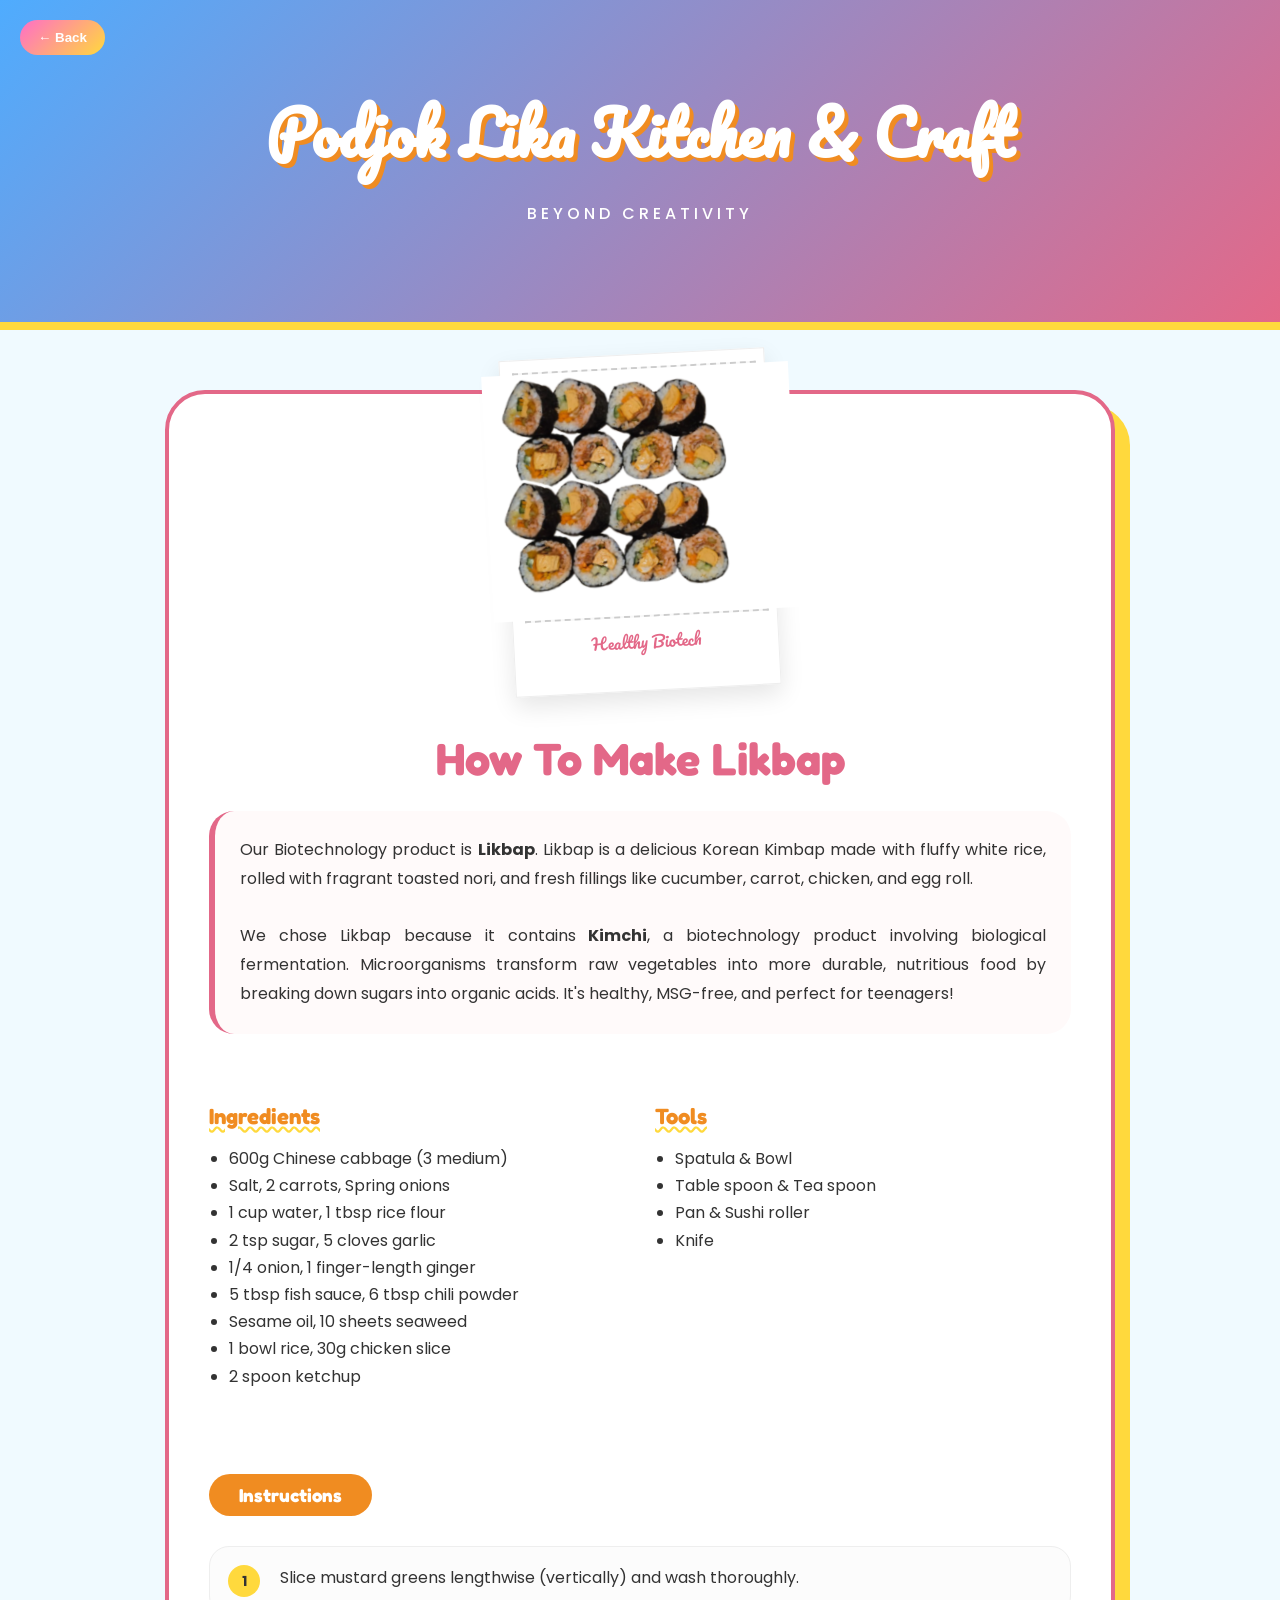
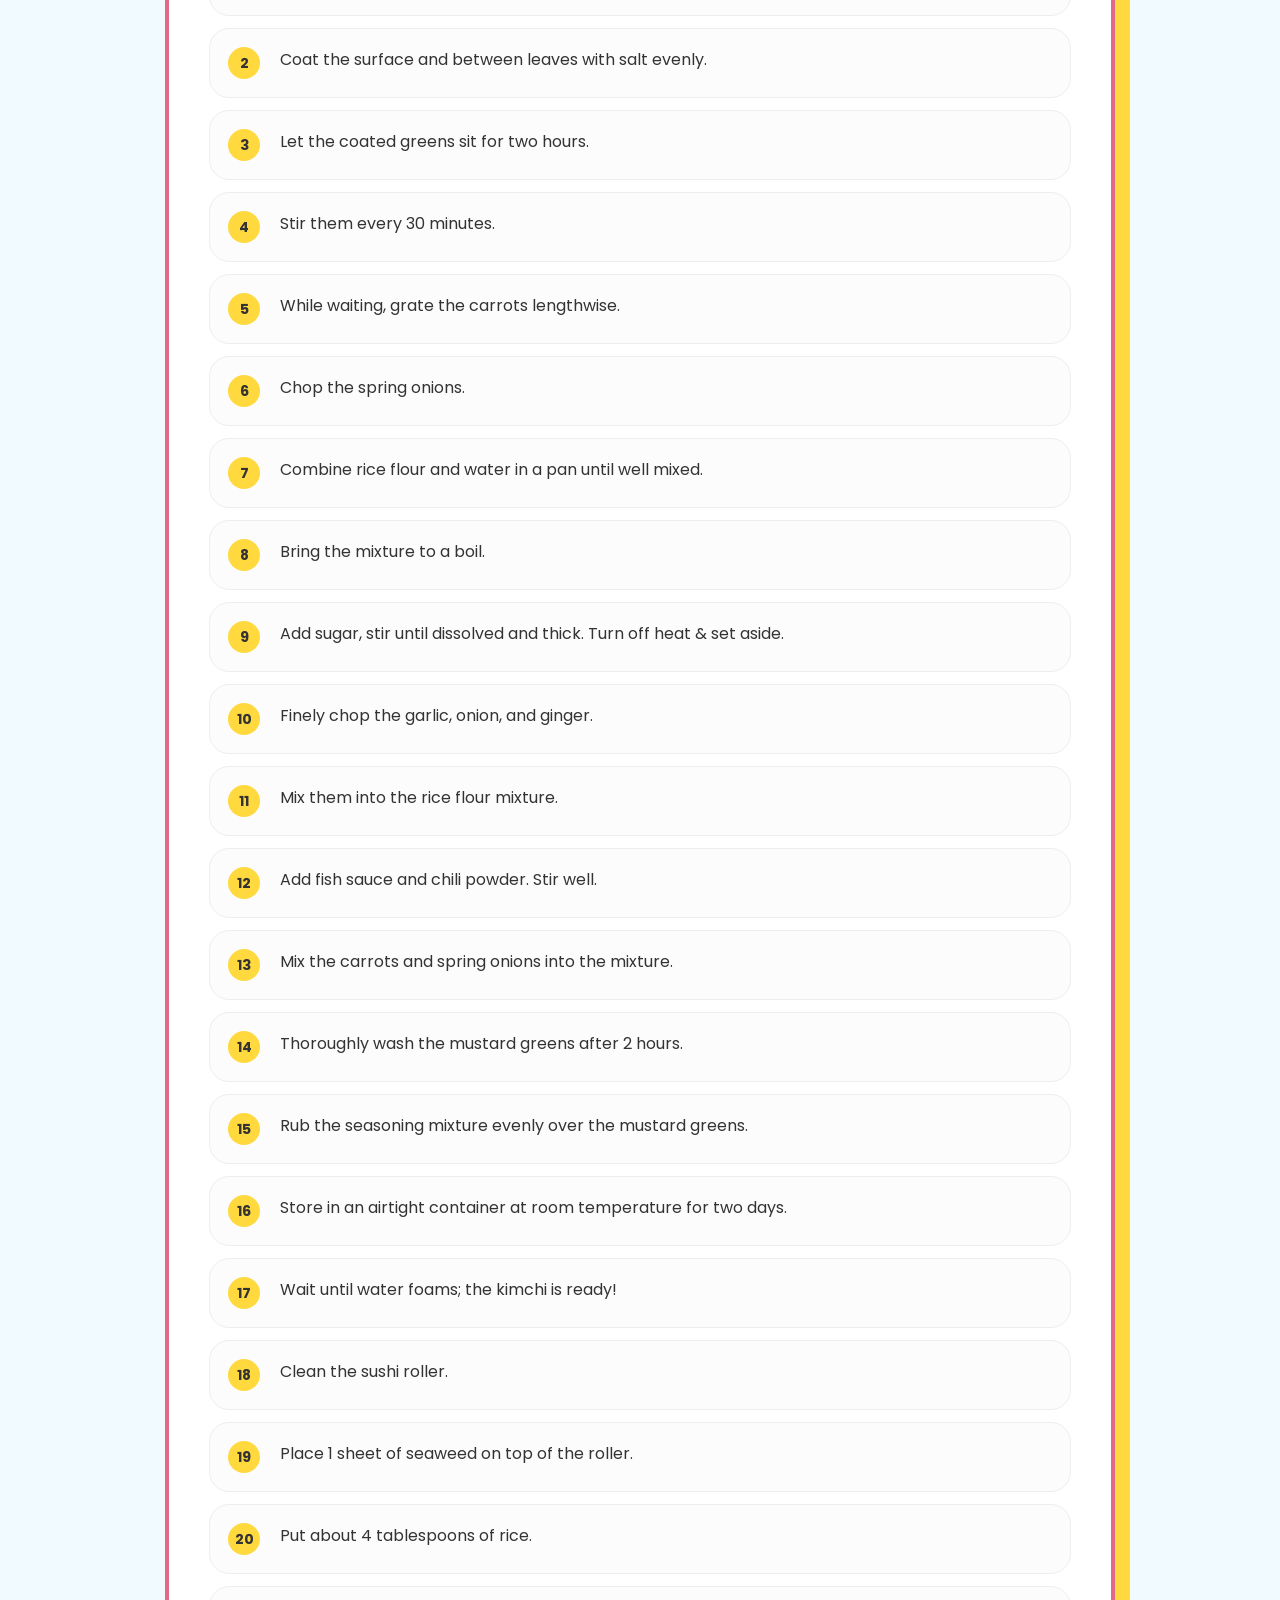
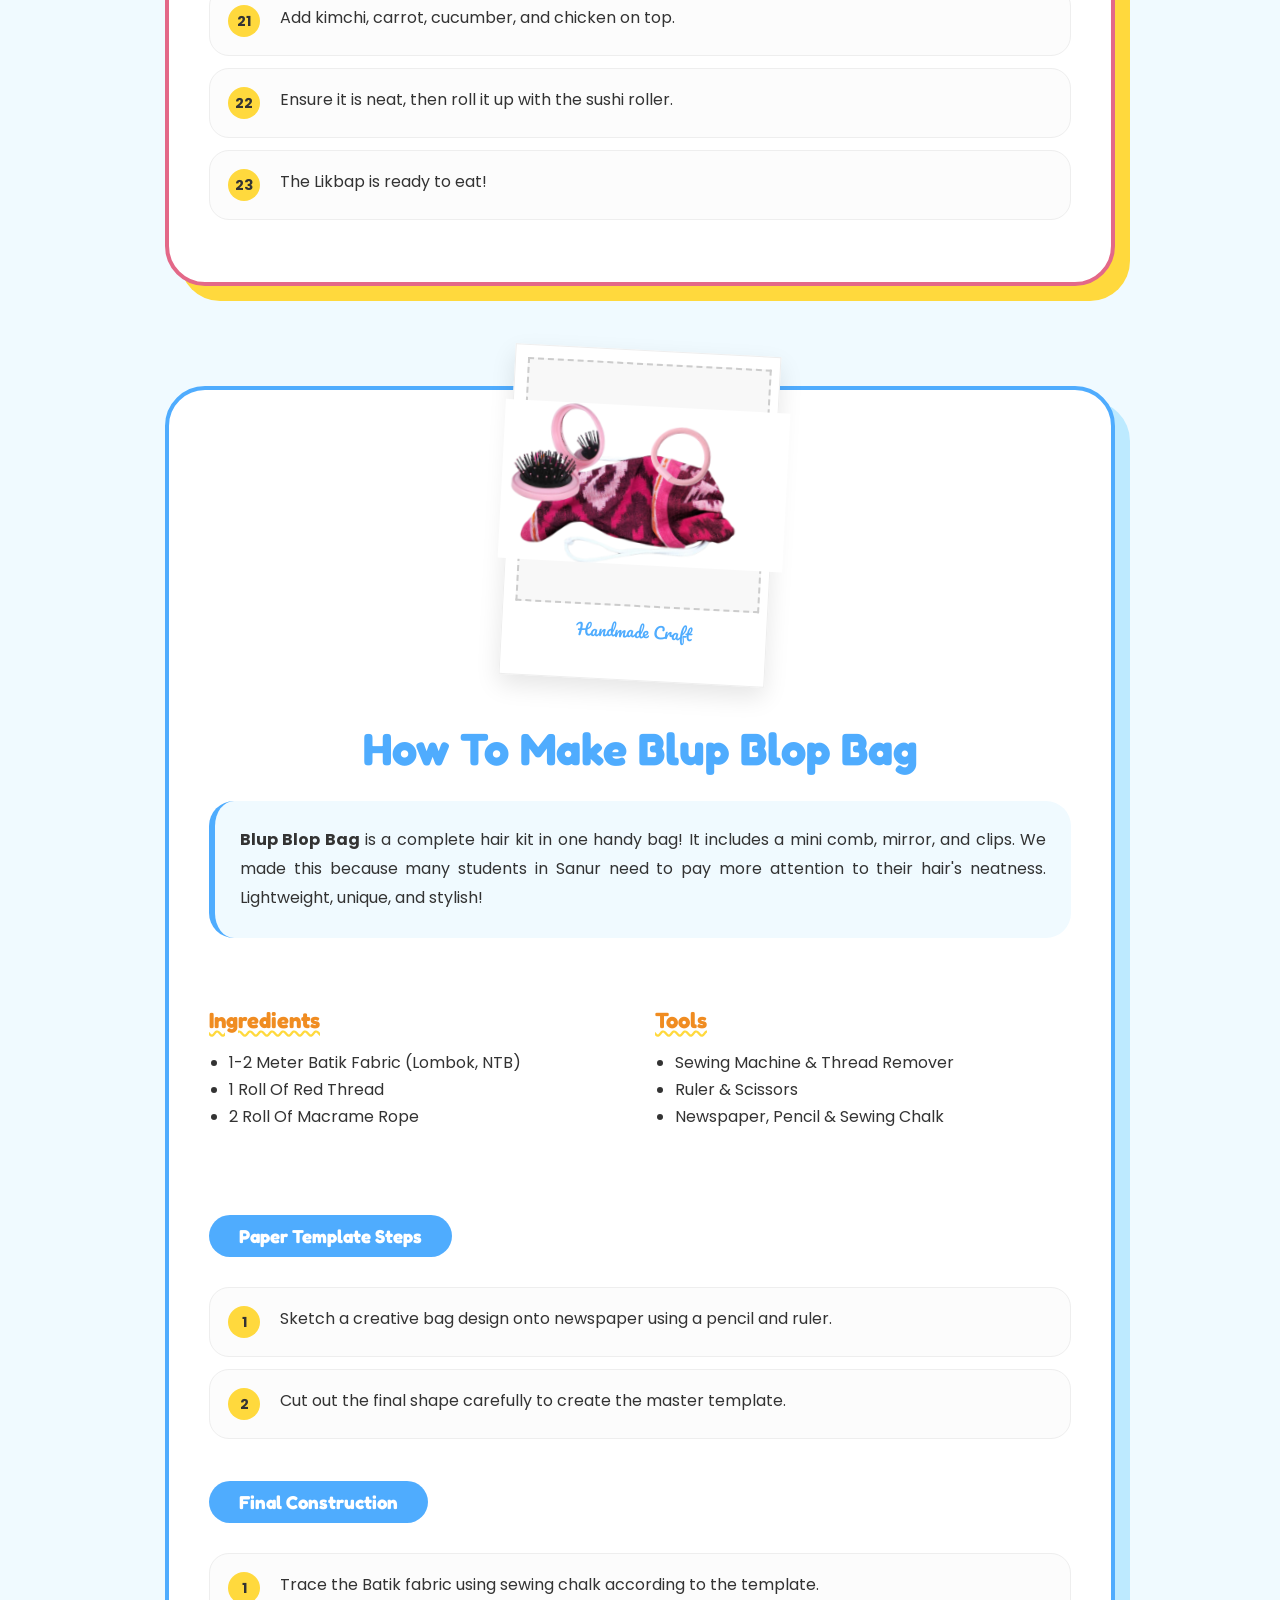
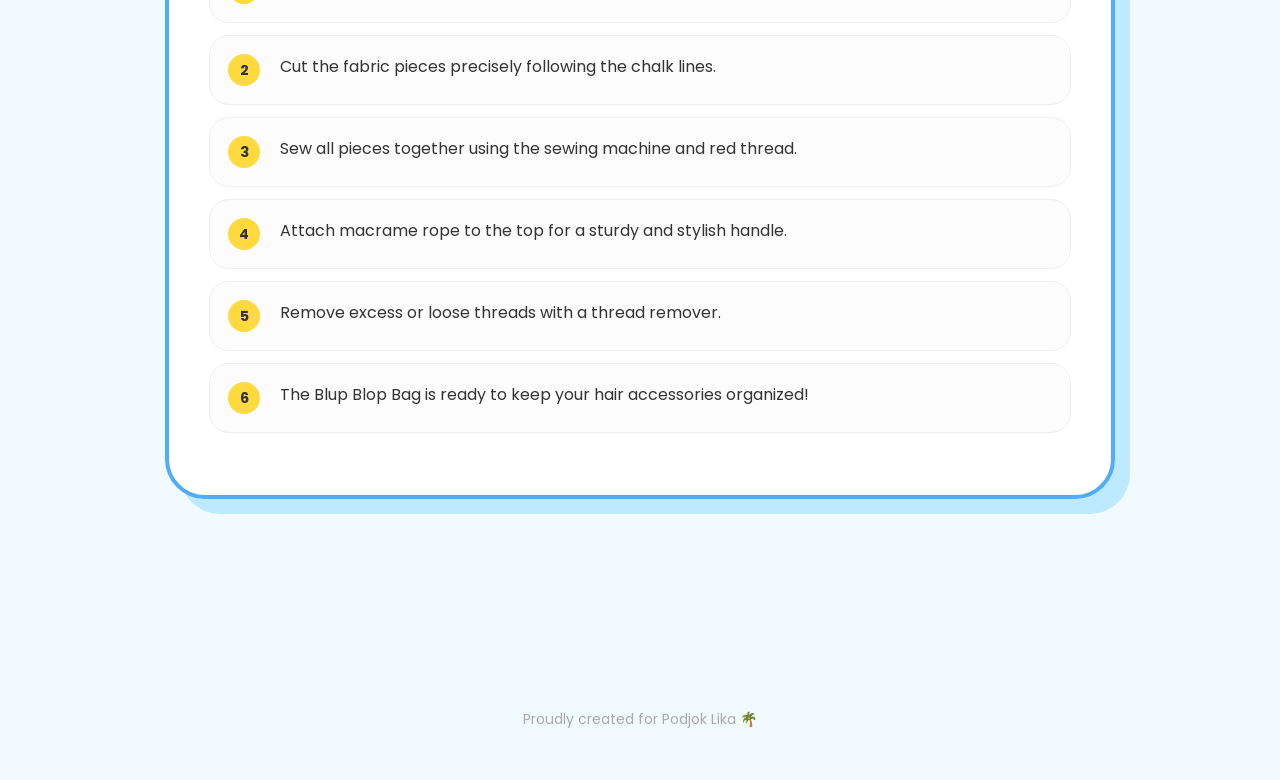
<file: teks prosedur.html>
<!DOCTYPE html>
<html lang="id">
<head>
<meta charset="UTF-8">
<title>Full Procedures - Podjok Lika</title>
<meta name="viewport" content="width=device-width, initial-scale=1.0">
<link href="https://fonts.googleapis.com/css2?family=Fredoka:wght@400;600;700&family=Pacifico&family=Poppins:wght@300;400;500;600&display=swap" rel="stylesheet">

<style>

    .back-btn{
  position: fixed;
  top: 20px;
  left: 20px;
  background: linear-gradient(135deg, #ff6ec7, #ffd93d);
  border: none;
  padding: 10px 18px;
  border-radius: 20px;
  font-weight: 600;
  cursor: pointer;
  color: white;
  z-index: 9999;
}
:root {
  --hibiscus: #E36888;
  --sunset: #F08C21;
  --ocean: #4facfe;
  --sand: #ffd93d;
  --bg-light: #f0faff;
}

body {
  margin: 0;
  font-family: 'Poppins', sans-serif;
  background: var(--bg-light);
  color: #333;
  scroll-behavior: smooth;
}

.header {
  background: linear-gradient(135deg, var(--ocean), var(--hibiscus));
  padding: 80px 20px;
  text-align: center;
  color: white;
  border-bottom: 8px solid var(--sand);
}

.header h1 {
  font-family: 'Pacifico', cursive;
  font-size: clamp(40px, 8vw, 60px);
  margin: 0;
  text-shadow: 4px 4px 0px var(--sunset);
}

.container {
  max-width: 950px;
  margin: 0 auto;
  padding: 60px 20px;
}

/* --- CARD STYLE WITH HOVER --- */
.card {
  background: white;
  border-radius: 40px;
  border: 4px solid var(--hibiscus);
  padding: 50px 40px;
  margin-bottom: 100px;
  box-shadow: 15px 15px 0px var(--sand);
  transition: all 0.4s cubic-bezier(0.175, 0.885, 0.32, 1.275);
  position: relative;
}

.card:hover {
  transform: translateY(-15px) scale(1.01);
  box-shadow: 25px 25px 0px var(--sunset);
}

.card.blue-theme {
  border-color: var(--ocean);
  box-shadow: 15px 15px 0px #bdeaff;
}

.card.blue-theme:hover {
  box-shadow: 25px 25px 0px var(--ocean);
}

/* --- POLAROID --- */
.polaroid {
  width: 240px;
  background: white;
  padding: 12px 12px 35px 12px;
  box-shadow: 0 10px 25px rgba(0,0,0,0.1);
  transform: rotate(-3deg);
  margin: -90px auto 40px;
  border: 1px solid #eee;
  transition: transform 0.3s ease;
}

.card:hover .polaroid {
  transform: rotate(0deg) scale(1.1);
}

.photo-space {
  width: 100%;
  aspect-ratio: 1/1;
  background: #f8f8f8;
  border: 2px dashed #ccc;
  display: flex;
  align-items: center;
  justify-content: center;
  color: #999;
  font-weight: 600;
}

/* --- TYPOGRAPHY --- */
.title {
  font-family: 'Fredoka', cursive;
  font-size: clamp(30px, 5vw, 45px);
  text-align: center;
  margin-bottom: 25px;
  color: var(--hibiscus);
}

.blue-theme .title { color: var(--ocean); }

.intro-text {
  background: #fffafa;
  padding: 25px;
  border-radius: 25px;
  line-height: 1.8;
  margin-bottom: 40px;
  border-left: 6px solid var(--hibiscus);
  text-align: justify;
}

.blue-theme .intro-text { background: #f0faff; border-left-color: var(--ocean); }

/* --- INGREDIENTS GRID --- */
.grid-info {
  display: grid;
  grid-template-columns: 1fr 1fr;
  gap: 30px;
  margin-bottom: 50px;
}

.list-box h4 {
  font-family: 'Fredoka', cursive;
  font-size: 22px;
  color: var(--sunset);
  margin-bottom: 15px;
  text-decoration: underline wavy var(--sand);
}

ul { padding-left: 20px; line-height: 1.7; }

/* --- FULL STEPS LIST --- */
.steps-title {
  font-family: 'Fredoka', cursive;
  background: var(--sunset);
  color: white;
  padding: 10px 30px;
  border-radius: 50px;
  display: inline-block;
  margin-bottom: 30px;
}

.step-row {
  display: flex;
  gap: 20px;
  padding: 18px;
  border-radius: 20px;
  margin-bottom: 12px;
  background: #fcfcfc;
  border: 1px solid #eee;
  transition: 0.3s;
}

.step-row:hover {
  background: white;
  border-color: var(--hibiscus);
  padding-left: 30px;
  box-shadow: 5px 5px 15px rgba(0,0,0,0.05);
}

.blue-theme .step-row:hover { border-color: var(--ocean); }

.step-num {
  background: var(--sand);
  width: 32px;
  height: 32px;
  border-radius: 50%;
  display: flex;
  align-items: center;
  justify-content: center;
  flex-shrink: 0;
  font-weight: 700;
  font-size: 14px;
}

@media (max-width: 768px) {
  .grid-info { grid-template-columns: 1fr; }
  .card { padding: 40px 20px; }
}
</style>
</head>
<body>
<button onclick="goBackHome()" class="back-btn">← Back</button>
<header class="header">
    <h1>Podjok Lika Kitchen & Craft</h1>
    <p style="letter-spacing: 4px; font-weight: 500;">BEYOND CREATIVITY</p>
</header>

<div class="container">

    <article class="card">
        <div class="polaroid">
            <div class="photo-space"> <img src="kimbab.png"></div>
            <p style="text-align:center; font-family:'Pacifico'; margin:10px 0 0; color:var(--hibiscus)">Healthy Biotech</p>
        </div>

        <h2 class="title">How To Make Likbap</h2>
        
        <div class="intro-text">
            Our Biotechnology product is <b>Likbap</b>. Likbap is a delicious Korean Kimbap made with fluffy white rice, rolled with fragrant toasted nori, and fresh fillings like cucumber, carrot, chicken, and egg roll. 
            <br><br>
            We chose Likbap because it contains <b>Kimchi</b>, a biotechnology product involving biological fermentation. Microorganisms transform raw vegetables into more durable, nutritious food by breaking down sugars into organic acids. It's healthy, MSG-free, and perfect for teenagers!
        </div>

        <div class="grid-info">
            <div class="list-box">
                <h4>Ingredients</h4>
                <ul>
                    <li>600g Chinese cabbage (3 medium)</li>
                    <li>Salt, 2 carrots, Spring onions</li>
                    <li>1 cup water, 1 tbsp rice flour</li>
                    <li>2 tsp sugar, 5 cloves garlic</li>
                    <li>1/4 onion, 1 finger-length ginger</li>
                    <li>5 tbsp fish sauce, 6 tbsp chili powder</li>
                    <li>Sesame oil, 10 sheets seaweed</li>
                    <li>1 bowl rice, 30g chicken slice</li>
                    <li>2 spoon ketchup</li>
                </ul>
            </div>
            <div class="list-box">
                <h4>Tools</h4>
                <ul>
                    <li>Spatula & Bowl</li>
                    <li>Table spoon & Tea spoon</li>
                    <li>Pan & Sushi roller</li>
                    <li>Knife</li>
                </ul>
            </div>
        </div>

        <div class="steps-section">
            <h3 class="steps-title">Instructions</h3>
            <div class="step-row"><div class="step-num">1</div><span>Slice mustard greens lengthwise (vertically) and wash thoroughly.</span></div>
            <div class="step-row"><div class="step-num">2</div><span>Coat the surface and between leaves with salt evenly.</span></div>
            <div class="step-row"><div class="step-num">3</div><span>Let the coated greens sit for two hours.</span></div>
            <div class="step-row"><div class="step-num">4</div><span>Stir them every 30 minutes.</span></div>
            <div class="step-row"><div class="step-num">5</div><span>While waiting, grate the carrots lengthwise.</span></div>
            <div class="step-row"><div class="step-num">6</div><span>Chop the spring onions.</span></div>
            <div class="step-row"><div class="step-num">7</div><span>Combine rice flour and water in a pan until well mixed.</span></div>
            <div class="step-row"><div class="step-num">8</div><span>Bring the mixture to a boil.</span></div>
            <div class="step-row"><div class="step-num">9</div><span>Add sugar, stir until dissolved and thick. Turn off heat & set aside.</span></div>
            <div class="step-row"><div class="step-num">10</div><span>Finely chop the garlic, onion, and ginger.</span></div>
            <div class="step-row"><div class="step-num">11</div><span>Mix them into the rice flour mixture.</span></div>
            <div class="step-row"><div class="step-num">12</div><span>Add fish sauce and chili powder. Stir well.</span></div>
            <div class="step-row"><div class="step-num">13</div><span>Mix the carrots and spring onions into the mixture.</span></div>
            <div class="step-row"><div class="step-num">14</div><span>Thoroughly wash the mustard greens after 2 hours.</span></div>
            <div class="step-row"><div class="step-num">15</div><span>Rub the seasoning mixture evenly over the mustard greens.</span></div>
            <div class="step-row"><div class="step-num">16</div><span>Store in an airtight container at room temperature for two days.</span></div>
            <div class="step-row"><div class="step-num">17</div><span>Wait until water foams; the kimchi is ready!</span></div>
            <div class="step-row"><div class="step-num">18</div><span>Clean the sushi roller.</span></div>
            <div class="step-row"><div class="step-num">19</div><span>Place 1 sheet of seaweed on top of the roller.</span></div>
            <div class="step-row"><div class="step-num">20</div><span>Put about 4 tablespoons of rice.</span></div>
            <div class="step-row"><div class="step-num">21</div><span>Add kimchi, carrot, cucumber, and chicken on top.</span></div>
            <div class="step-row"><div class="step-num">22</div><span>Ensure it is neat, then roll it up with the sushi roller.</span></div>
            <div class="step-row"><div class="step-num">23</div><span>The Likbap is ready to eat!</span></div>
        </div>
    </article>

    <article class="card blue-theme">
        <div class="polaroid" style="transform: rotate(3deg);">
            <div class="photo-space">    <img src="hair.png"></div>
            <p style="text-align:center; font-family:'Pacifico'; margin:10px 0 0; color:var(--ocean)">Handmade Craft</p>
        </div>

        <h2 class="title">How To Make Blup Blop Bag</h2>
        
        <div class="intro-text">
            <b>Blup Blop Bag</b> is a complete hair kit in one handy bag! It includes a mini comb, mirror, and clips. We made this because many students in Sanur need to pay more attention to their hair's neatness. Lightweight, unique, and stylish!
        </div>

        <div class="grid-info">
            <div class="list-box">
                <h4>Ingredients</h4>
                <ul>
                    <li>1-2 Meter Batik Fabric (Lombok, NTB)</li>
                    <li>1 Roll Of Red Thread</li>
                    <li>2 Roll Of Macrame Rope</li>
                </ul>
            </div>
            <div class="list-box">
                <h4>Tools</h4>
                <ul>
                    <li>Sewing Machine & Thread Remover</li>
                    <li>Ruler & Scissors</li>
                    <li>Newspaper, Pencil & Sewing Chalk</li>
                </ul>
            </div>
        </div>

        <div class="steps-section">
            <h3 class="steps-title" style="background:var(--ocean)">Paper Template Steps</h3>
            <div class="step-row"><div class="step-num">1</div><span>Sketch a creative bag design onto newspaper using a pencil and ruler.</span></div>
            <div class="step-row"><div class="step-num">2</div><span>Cut out the final shape carefully to create the master template.</span></div>
            
            <h3 class="steps-title" style="background:var(--ocean); margin-top:30px;">Final Construction</h3>
            <div class="step-row"><div class="step-num">1</div><span>Trace the Batik fabric using sewing chalk according to the template.</span></div>
            <div class="step-row"><div class="step-num">2</div><span>Cut the fabric pieces precisely following the chalk lines.</span></div>
            <div class="step-row"><div class="step-num">3</div><span>Sew all pieces together using the sewing machine and red thread.</span></div>
            <div class="step-row"><div class="step-num">4</div><span>Attach macrame rope to the top for a sturdy and stylish handle.</span></div>
            <div class="step-row"><div class="step-num">5</div><span>Remove excess or loose threads with a thread remover.</span></div>
            <div class="step-row"><div class="step-num">6</div><span>The Blup Blop Bag is ready to keep your hair accessories organized!</span></div>
        </div>
    </article>

</div>

<footer style="text-align:center; padding:50px; color:#aaa; font-size:14px;">
    Proudly created for Podjok Lika 🌴
</footer>
<script>
    function goBackHome(){
  window.location.href = "index.html"; 
}
</script>
</body>
</html>
</file>
<file: booth.css>
:root {
  --orange: #F08C21;
  --pink: #E36888;
  --blue: #6698CC;
  --green: #B4B534;
}

/* RESET */
* {
  margin: 0;
  padding: 0;
  box-sizing: border-box;
}

body {
  font-family: 'Poppins', sans-serif;
  background: url("Lika!.png") center/cover fixed;
}


/* JUDUL IMAGE */
.hero-title {
  width: 400px; /* bisa kamu ubah */
  margin-bottom: 20px;
  animation: fadeUp 1s ease;
}

/* TAGLINE BOX */
.tagline-box {
  display: inline-block;
  padding: 12px 30px;
  border-radius: 20px;

  background: rgba(255,255,255,0.2);
  backdrop-filter: blur(10px);

  color: white;
  font-size: 18px;
  font-weight: 500;

  border: 1px solid rgba(255,255,255,0.3);
  box-shadow: 0 8px 20px rgba(0,0,0,0.2);

  animation: fadeUp 1.3s ease;
}

/* ANIMASI */
@keyframes fadeUp {
  from {
    opacity: 0;
    transform: translateY(30px);
  }
  to {
    opacity: 1;
    transform: translateY(0);
  }
}
/* DESKRIPSI */
.deskripsi {
  padding: 60px 20px;
}

.box-text {
  max-width: 900px;
  margin: auto;
  background: rgba(255,255,255,0.95);
  padding: 40px;
  border-radius: 25px;
  line-height: 1.7;
  box-shadow: 0 10px 30px rgba(0,0,0,0.1);
}

.box-text h2 {
  color: var(--orange);
  margin-bottom: 20px;
}

.box-text p {
  margin-bottom: 15px;
  font-size: 14px;
}

/* PRODUK */
.produk {
  padding: 80px 20px;
  text-align: center;
}

.produk h2 {
  color: var(--orange);
  margin-bottom: 30px;
}

/* GRID */
.grid {
  display: grid;
  grid-template-columns: repeat(2,1fr);
  gap: 25px;
  max-width: 900px;
  margin: auto;
}

/* CARD */
.card {
  position: relative;
  border-radius: 20px;
  overflow: hidden;
}

.card img {
  width: 100%;
  height: 230px;
  object-fit: cover;
  transition: 0.4s;
}

/* OVERLAY */
.card-text {
  position: absolute;
  bottom: -100%;
  width: 100%;
  height: 100%;
  padding: 20px;
  background: rgba(0,0,0,0.7);
  color: white;
  transition: 0.4s;
}

/* HOVER */
.card:hover img {
  transform: scale(1.1);
  filter: brightness(70%);
}

.card:hover .card-text {
  bottom: 0;
}

/* ABOUT */
.about {
  padding: 60px;
  background: rgba(255,255,255,0.9);
}

/* MUSIC */
.music {
  position: fixed;
  right: 10px;
  bottom: 10px;
  width: 250px;
}

/* BUTTON */
#topBtn {
  position: fixed;
  bottom: 100px;
  right: 20px;
  display: none;
  background: var(--orange);
  color: white;
  border: none;
  padding: 15px;
  border-radius: 50%;
  cursor: pointer;
}

#topBtn:hover {
  background: var(--pink);
}

.back-btn{
  position: fixed;
  top: 20px;
  left: 20px;
  background: linear-gradient(135deg, #ff6ec7, #ffd93d);
  border: none;
  padding: 10px 18px;
  border-radius: 20px;
  font-weight: 600;
  cursor: pointer;
  color: white;
  z-index: 9999;
}
</file>
<file: matdanpemasukan.css>
.back-btn{
  position: fixed;
  top: 20px;
  left: 20px;
  background: linear-gradient(135deg, #ff6ec7, #ffd93d);
  border: none;
  padding: 10px 18px;
  border-radius: 20px;
  font-weight: 600;
  cursor: pointer;
  color: white;
  z-index: 9999;
}
:root {
  --orange: #F08C21;
  --pink: #E36888;
  --blue: #6698CC;
  --green: #B4B534;
}

body {
  margin: 0;
  font-family: 'Poppins';
  background: url("Lika!.png");
  background-size: cover;
  background-position: center;
  background-attachment: fixed;
}

.container {
  max-width: 1100px;
  margin: auto;
  padding: 40px;
}

/* JUDUL BESAR UNIK */
.title {
    font-family: 'Montserrat', sans-serif;
    font-weight: 800;
    font-size: 38px;
    text-align: center;
    color: white;
    text-shadow: 3px 3px 0px var(--orange), 6px 6px 0px rgba(0,0,0,0.1);
    margin: 60px 0 30px;
    text-transform: uppercase;
}

/* HOVER FOTO JUDUL */
.hero-title {
  width: 400px;
  margin-bottom: 20px;
  transition: 0.4s ease;
  cursor: pointer;
}
.hero-title:hover {
    transform: scale(1.1) rotate(-2deg);
    filter: drop-shadow(0 10px 15px rgba(0,0,0,0.2));
}

.grid {
  display: grid;
  grid-template-columns: repeat(2,1fr);
  gap: 25px;
}

.card {
  background: #B4B534;
  padding: 20px;
  border-radius: 25px;
  box-shadow: 0 10px 30px rgba(0,0,0,0.1);
  transition: 0.3s;
}

.card:hover { transform: translateY(-6px) scale(1.02); }

.desc {
  background: #f5f5f5;
  padding: 15px;
  border-radius: 15px;
  margin-bottom: 15px;
  font-size: 13px;
}

iframe { width: 100%; height: 260px; border: none; border-radius: 15px; }

/* UKURAN DIAGRAM TETAP ASLI (800px) */
.diagram-wrap {
  display: flex;
  gap: 25px;
  margin-top: 30px;
  flex-wrap: wrap;
  justify-content: center;
}

.diagram-card {
  position: relative;
  width: 800px; 
  height: 300px; 
  border-radius: 25px;
  overflow: hidden;
  background: white;
  box-shadow: 0 10px 25px rgba(0,0,0,0.15);
  transition: 0.3s;
  margin-bottom: 20px;
}

.diagram-card img {
  width: 100%;
  height: 100%;
  object-fit: contain; 
  background: #f5f5f5;
  padding: 10px;
  transition: 0.4s;
}

.diagram-card .overlay {
  position: absolute;
  bottom: 0;
  width: 100%;
  background: var(--orange);
  color: white;
  padding: 15px;
  font-size: 13px;
  opacity: 0;
  transform: translateY(100%);
  transition: 0.4s;
  text-align: center;
}

.diagram-card:hover { transform: translateY(-8px) scale(1.03); }
.diagram-card:hover .overlay { opacity: 1; transform: translateY(0); }

.kesimpulan {
  margin-top: 50px;
  background: var(--pink);
  color: white;
  padding: 30px;
  border-radius: 25px;
  line-height: 1.6;
  transition: 0.3s;
}
.kesimpulan:hover { transform: scale(1.05); }

/* MASCOT */
.mascot-box {
    position: fixed;
    bottom: 20px;
    right: 20px;
    cursor: pointer;
    z-index: 1000;
    text-align: center;
}
.mascot-img { width: 100px; filter: drop-shadow(0 5px 10px rgba(0,0,0,0.2)); }
#mascot-chat {
    display: none;
    background: white;
    padding: 10px;
    border-radius: 15px;
    border: 2px solid var(--orange);
    margin-bottom: 10px;
    font-size: 12px;
    color: #333;
    width: 150px;
    box-shadow: 0 5px 15px rgba(0,0,0,0.1);
}

#topBtn {
  position: fixed;
  bottom: 140px;
  right: 20px;
  display: none;
  background: var(--orange);
  color: white;
  border: none;
  padding: 15px;
  border-radius: 50%;
  cursor: pointer;
}
</file>
<file: pelaksanaan.css>
.back-btn{
  position: fixed;
  top: 20px;
  left: 20px;
  background: linear-gradient(135deg, #ff6ec7, #ffd93d);
  border: none;
  padding: 10px 18px;
  border-radius: 20px;
  font-weight: 600;
  cursor: pointer;
  color: white;
  z-index: 9999;
}

:root {
  --orange: #F08C21;
  --pink: #E36888;
  --blue: #6698CC;
  --green: #b4b534;
}

body {
  margin: 0;
  font-family: 'Poppins', sans-serif;
  background: url("Lika!.png");
  background-size: cover;
  background-position: center;
  background-attachment: fixed;
}

.container {
  max-width: 1000px;
  margin: auto;
  padding: 40px;
}

.hero-title {
  width: 400px;
  margin-bottom: 20px;
}

/* BOX STYLE */
.card-box {
  padding: 30px;
  border-radius: 25px;
  margin: 30px 0;
  box-shadow: 0 10px 20px rgba(0,0,0,0.1);
  transition: 0.3s;
}

.card-box:hover {
  transform: translateY(-5px);
}

.card-box h2 {
  color: white;
  font-family: 'Montserrat';
  margin-top: 0;
  border-bottom: 2px solid rgba(255,255,255,0.3);
  padding-bottom: 10px;
}

/* WARNA BOX */
.produk-box { background: var(--pink); }
.poster-box { background: var(--orange); }
.video-box { background: var(--blue); }
.insta-box { background: var(--green); }

/* CONTENT TEXT */
.text-content {
  background: rgba(255, 255, 255, 0.9);
  padding: 20px;
  border-radius: 15px;
  font-size: 15px;
  line-height: 1.7;
  color: #333;
  text-align: justify;
}

.text-content p {
  margin-bottom: 15px;
}

.text-content p:last-child {
  margin-bottom: 0;
}

/* CAPTION / FOOTER STYLE */
.caption {
  background: white;
  color: #333;
  padding: 25px;
  border-radius: 20px;
  margin: 15px 0;
  box-shadow: 0 5px 15px rgba(0,0,0,0.1);
  font-size: 15px;
  text-align: center;
}

.header-bar {
  display: flex;
  justify-content: center;
  margin-bottom: 20px;
}
</file>
<file: ppkn.css>
.back-btn{
  position: fixed;
  top: 20px;
  left: 20px;
  background: linear-gradient(135deg, #ff6ec7, #ffd93d);
  border: none;
  padding: 10px 18px;
  border-radius: 20px;
  font-weight: 600;
  cursor: pointer;
  color: white;
  z-index: 9999;
}
:root {
  --orange: #F08C21;
  --pink: #E36888;
  --blue: #6698CC;
  --green: #b4b534;
  --text-dark: #2c3e50;
}

/* 1. BACKGROUND PARALLAX */
body {
  margin: 0;
  font-family: 'Poppins', sans-serif;
  background: url("Lika!.png");
  background-size: cover;
  background-position: center;
  background-attachment: fixed; /* Ini efek Parallax simpel */
  overflow-x: hidden;
}

/* Container dengan Glassmorphism Overlay */
.container {
  max-width: 1000px;
  margin: auto;
  padding: 60px 20px;
  background: rgba(255, 255, 255, 0.05); /* Overlay super tipis */
  backdrop-filter: blur(10px); /* Bikin blur background di dalam container */
  border-radius: 50px;
  box-shadow: 0 10px 50px rgba(0,0,0,0.1);
}

.header-bar {
  display: flex;
  justify-content: center;
  margin-bottom: 30px;
  animation: fadeUp 1s ease;
}

/* Animasi Hero Logo */
.hero-title {
    width: 350px;
    filter: drop-shadow(0 5px 15px rgba(240, 140, 33, 0.3));
    transition: 0.5s ease;
}
.hero-title:hover {
    transform: rotate(-3deg) scale(1.05);
}

/* 2. NEON TEXT SHADOW UNTUK JUDUL UTAMA */
.main-title {
    text-align: center;
    font-family: 'Montserrat', sans-serif;
    font-weight: 800;
    color: white;
    text-transform: uppercase;
    font-size: 32px;
    margin-bottom: 40px;
    text-shadow: 
        0 0 5px rgba(255,255,255,0.7),
        0 0 10px rgba(255,255,255,0.5),
        0 0 20px var(--blue),
        0 0 30px var(--blue);
    animation: glow 2s ease-in-out infinite alternate;
}

@keyframes glow {
  from { text-shadow: 0 0 5px rgba(255,255,255,0.7), 0 0 10px rgba(255,255,255,0.5), 0 0 20px var(--blue); }
  to { text-shadow: 0 0 10px rgba(255,255,255,0.9), 0 0 20px rgba(255,255,255,0.7), 0 0 40px var(--blue); }
}

/* 3. FOTO PANJANG PREMIUM DENGAN GLOW BORDER */
.main-photo-box {
    width: 100%;
    height: auto;
    border-radius: 35px;
    overflow: hidden;
    position: relative;
    box-shadow: 0 20px 50px rgba(0,0,0,0.4);
    margin-bottom: 50px;
    border: 5px solid rgba(255,255,255,0.6);
    background: #000;
    transition: 0.5s ease;
}

.main-photo-box img {
    width: 100%;
    height: auto;
    object-fit: contain;
    display: block;
    transition: 1s ease;
}

.photo-overlay {
    position: absolute;
    bottom: 0;
    width: 100%;
    background: linear-gradient(to top, rgba(0,0,0,0.9) 0%, transparent 100%);
    color: white;
    padding: 50px 20px 20px;
    text-align: center;
    font-family: 'Montserrat', sans-serif;
    font-weight: bold;
    font-size: 16px;
    letter-spacing: 1px;
}

/* HOVER FOTO UTAMA */
.main-photo-box:hover img {
    transform: scale(1.05);
}
.main-photo-box:hover {
    border-color: var(--gold);
    box-shadow: 0 25px 60px rgba(240, 140, 33, 0.4);
}

/* 4. PREMIUM GLASSMORPHISM CARDS */
.card-box {
  padding: 40px;
  border-radius: 35px;
  margin: 50px 0;
  border: 1px solid rgba(255,255,255,0.2);
  transition: all 0.5s cubic-bezier(0.175, 0.885, 0.32, 1.275);
  position: relative;
  overflow: hidden;
}

/* Gradient Overlay Tipis di Belakang Card */
.card-box::before {
    content: '';
    position: absolute;
    top: 0; left: 0; width: 100%; height: 100%;
    background: linear-gradient(135deg, rgba(255,255,255,0.1), rgba(255,255,255,0.01));
    z-index: 1;
}

.card-box h2 {
  color: white;
  font-family: 'Montserrat', sans-serif;
  font-weight: 800;
  margin-top: 0;
  font-size: 26px;
  position: relative;
  z-index: 2;
  text-transform: uppercase;
  letter-spacing: 1px;
}

/* Warna Judul Per Box */
.video-box h2 { text-shadow: 0 0 10px var(--blue); }
.produk-box h2 { text-shadow: 0 0 10px var(--pink); }
.poster-box h2 { text-shadow: 0 0 10px var(--orange); }
.insta-box h2 { text-shadow: 0 0 10px var(--green); }

/* TEXT CONTENT GLASS */
.text-content {
  background: rgba(255, 255, 255, 0.85); /* Semi transparan */
  backdrop-filter: blur(5px);
  padding: 30px;
  border-radius: 20px;
  font-size: 15px;
  line-height: 1.8;
  color: #333;
  text-align: justify;
  position: relative;
  z-index: 2;
  border: 1px solid rgba(255,255,255,0.5);
}

.text-content p { margin-bottom: 15px; }
.text-content p:last-child { margin-bottom: 0; }

/* 5. HOVER CARD EFFEKT YANG WOW */
.card-box:hover {
  transform: translateY(-15px) scale(1.01);
  box-shadow: 0 30px 60px rgba(0,0,0,0.3);
}

/* DESIGN DETAILS (List Filosofi) */
.design-detail {
    margin-bottom: 25px;
    padding: 20px;
    background: rgba(255,255,255,0.7);
    border-radius: 15px;
    border-left: 5px solid rgba(255,255,255,0.5);
    transition: 0.3s;
}
.design-detail:hover {
    background: white;
    transform: translateX(10px);
}
.design-detail h3 {
    color: var(--orange);
    font-family: 'Montserrat', sans-serif;
    margin-bottom: 5px;
    font-size: 17px;
    margin-top: 0;
}
.design-detail p { margin: 0; color: #555; font-size: 14px; }

/* 6. ANIMASI FADE IN UNTUK ELEMEN SAAT SCROLL (Simpel) */
.card-box, .diagram-card, .kesimpulan {
    animation: fadeUp 1s ease both;
    animation-timeline: view(); /* CSS baru untuk scroll-driven animation */
    animation-range: entry 10% cover 30%;
}

@keyframes fadeUp {
    from { opacity: 0; transform: translateY(30px); }
    to { opacity: 1; transform: translateY(0); }
}
</file>
